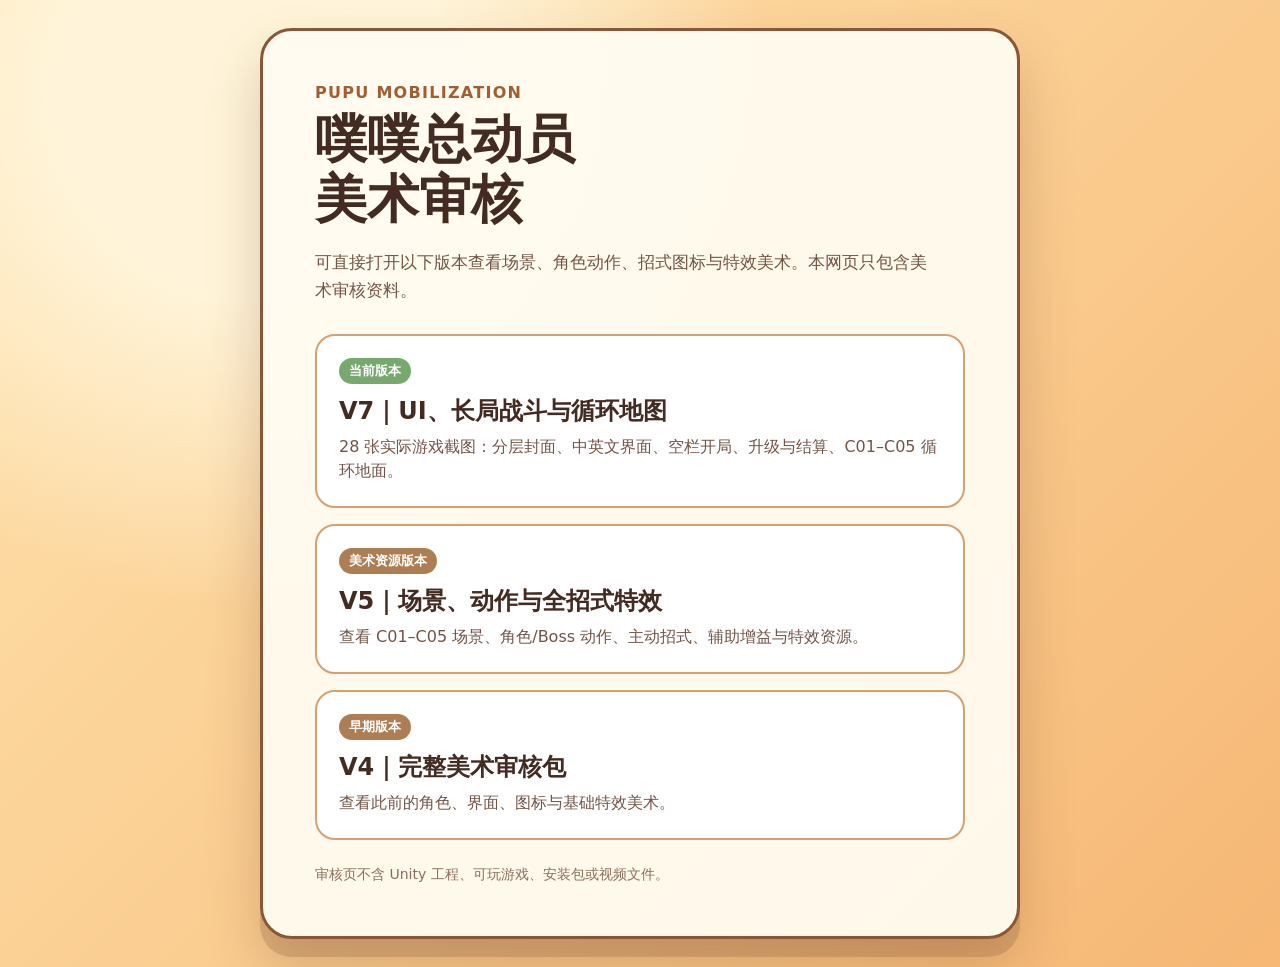
<file: index.html>
<!doctype html>
<html lang="zh-Hans">
<head>
  <meta charset="utf-8">
  <meta name="viewport" content="width=device-width, initial-scale=1">
  <title>噗噗总动员｜美术审核</title>
  <style>
    :root { color-scheme: light; font-family: "Microsoft YaHei", system-ui, sans-serif; }
    * { box-sizing: border-box; }
    body { min-height: 100vh; margin: 0; display: grid; place-items: center; padding: 28px 18px; color: #442b22; background: radial-gradient(circle at 20% 10%, #fff4d9 0 15%, transparent 38%), linear-gradient(135deg, #ffe4af, #f6b774); }
    main { width: min(760px, 100%); padding: clamp(28px, 6vw, 52px); border: 3px solid #8a5637; border-radius: 32px; background: rgba(255, 252, 242, .94); box-shadow: 0 18px 0 rgba(103, 58, 35, .18), 0 28px 54px rgba(103, 58, 35, .24); }
    .eyebrow { margin: 0 0 8px; color: #a35d30; font-weight: 800; letter-spacing: .08em; }
    h1 { margin: 0; font-size: clamp(32px, 6vw, 52px); line-height: 1.15; }
    .intro { max-width: 36em; margin: 18px 0 30px; color: #745444; font-size: 17px; line-height: 1.65; }
    .cards { display: grid; gap: 16px; }
    a.card { display: block; padding: 22px; border: 2px solid #d6a172; border-radius: 20px; color: inherit; text-decoration: none; background: #fff; transition: transform .15s ease, box-shadow .15s ease; }
    a.card:hover, a.card:focus-visible { transform: translateY(-3px); box-shadow: 0 8px 0 #e7bf8c; outline: 3px solid #6ea66b; outline-offset: 3px; }
    .tag { display: inline-block; padding: 4px 10px; border-radius: 999px; color: #fff; background: #77a96f; font-size: 13px; font-weight: 800; }
    .tag.old { background: #ad7e53; }
    h2 { margin: 11px 0 8px; font-size: 24px; }
    .card p { margin: 0; color: #725447; line-height: 1.55; }
    footer { margin-top: 26px; color: #8c6d5b; font-size: 14px; }
  </style>
</head>
<body>
  <main>
    <p class="eyebrow">PUPU MOBILIZATION</p>
    <h1>噗噗总动员<br>美术审核</h1>
    <p class="intro">可直接打开以下版本查看场景、角色动作、招式图标与特效美术。本网页只包含美术审核资料。</p>
    <section class="cards" aria-label="审核版本">
      <a class="card" href="v7/">
        <span class="tag">当前版本</span>
        <h2>V7｜UI、长局战斗与循环地图</h2>
        <p>28 张实际游戏截图：分层封面、中英文界面、空栏开局、升级与结算、C01–C05 循环地面。</p>
      </a>
      <a class="card" href="v5/打开美术审核.html">
        <span class="tag old">美术资源版本</span>
        <h2>V5｜场景、动作与全招式特效</h2>
        <p>查看 C01–C05 场景、角色/Boss 动作、主动招式、辅助增益与特效资源。</p>
      </a>
      <a class="card" href="v4/打开美术审核.html">
        <span class="tag old">早期版本</span>
        <h2>V4｜完整美术审核包</h2>
        <p>查看此前的角色、界面、图标与基础特效美术。</p>
      </a>
    </section>
    <footer>审核页不含 Unity 工程、可玩游戏、安装包或视频文件。</footer>
  </main>
</body>
</html>
</file>
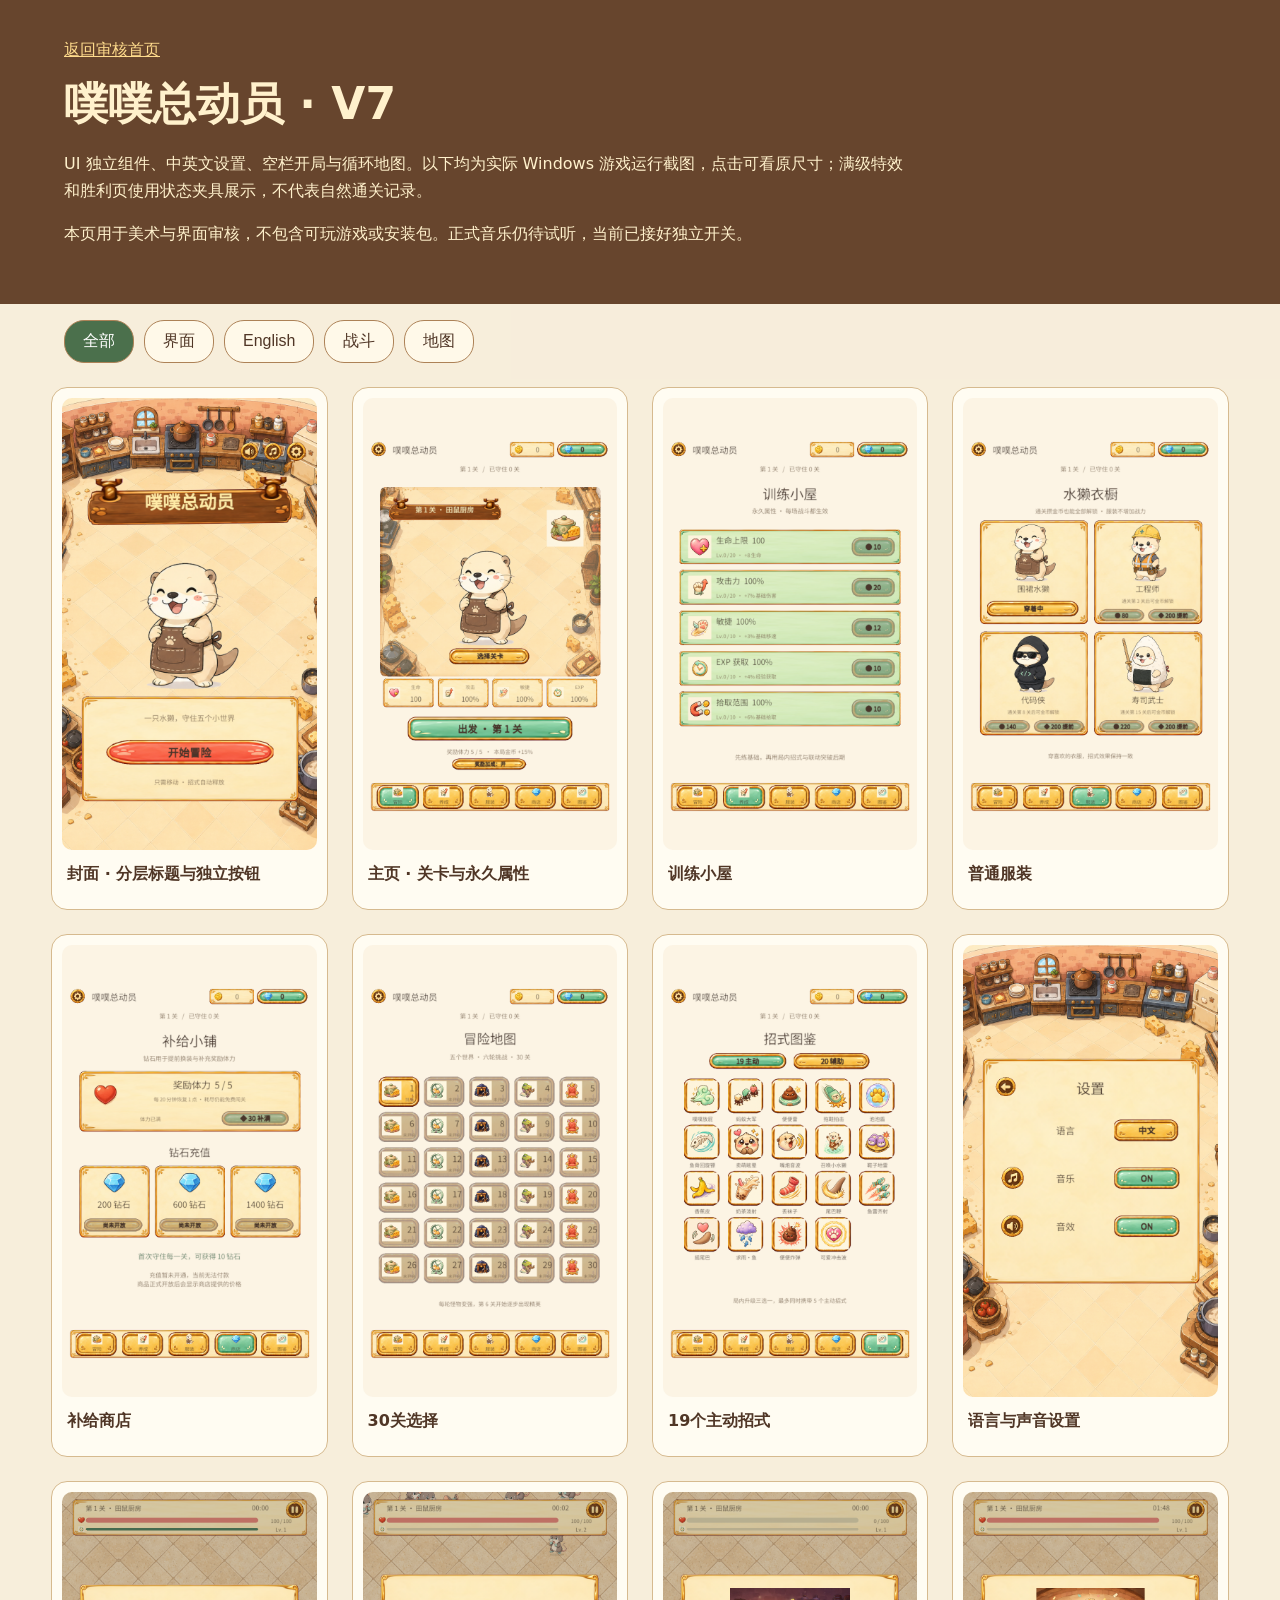
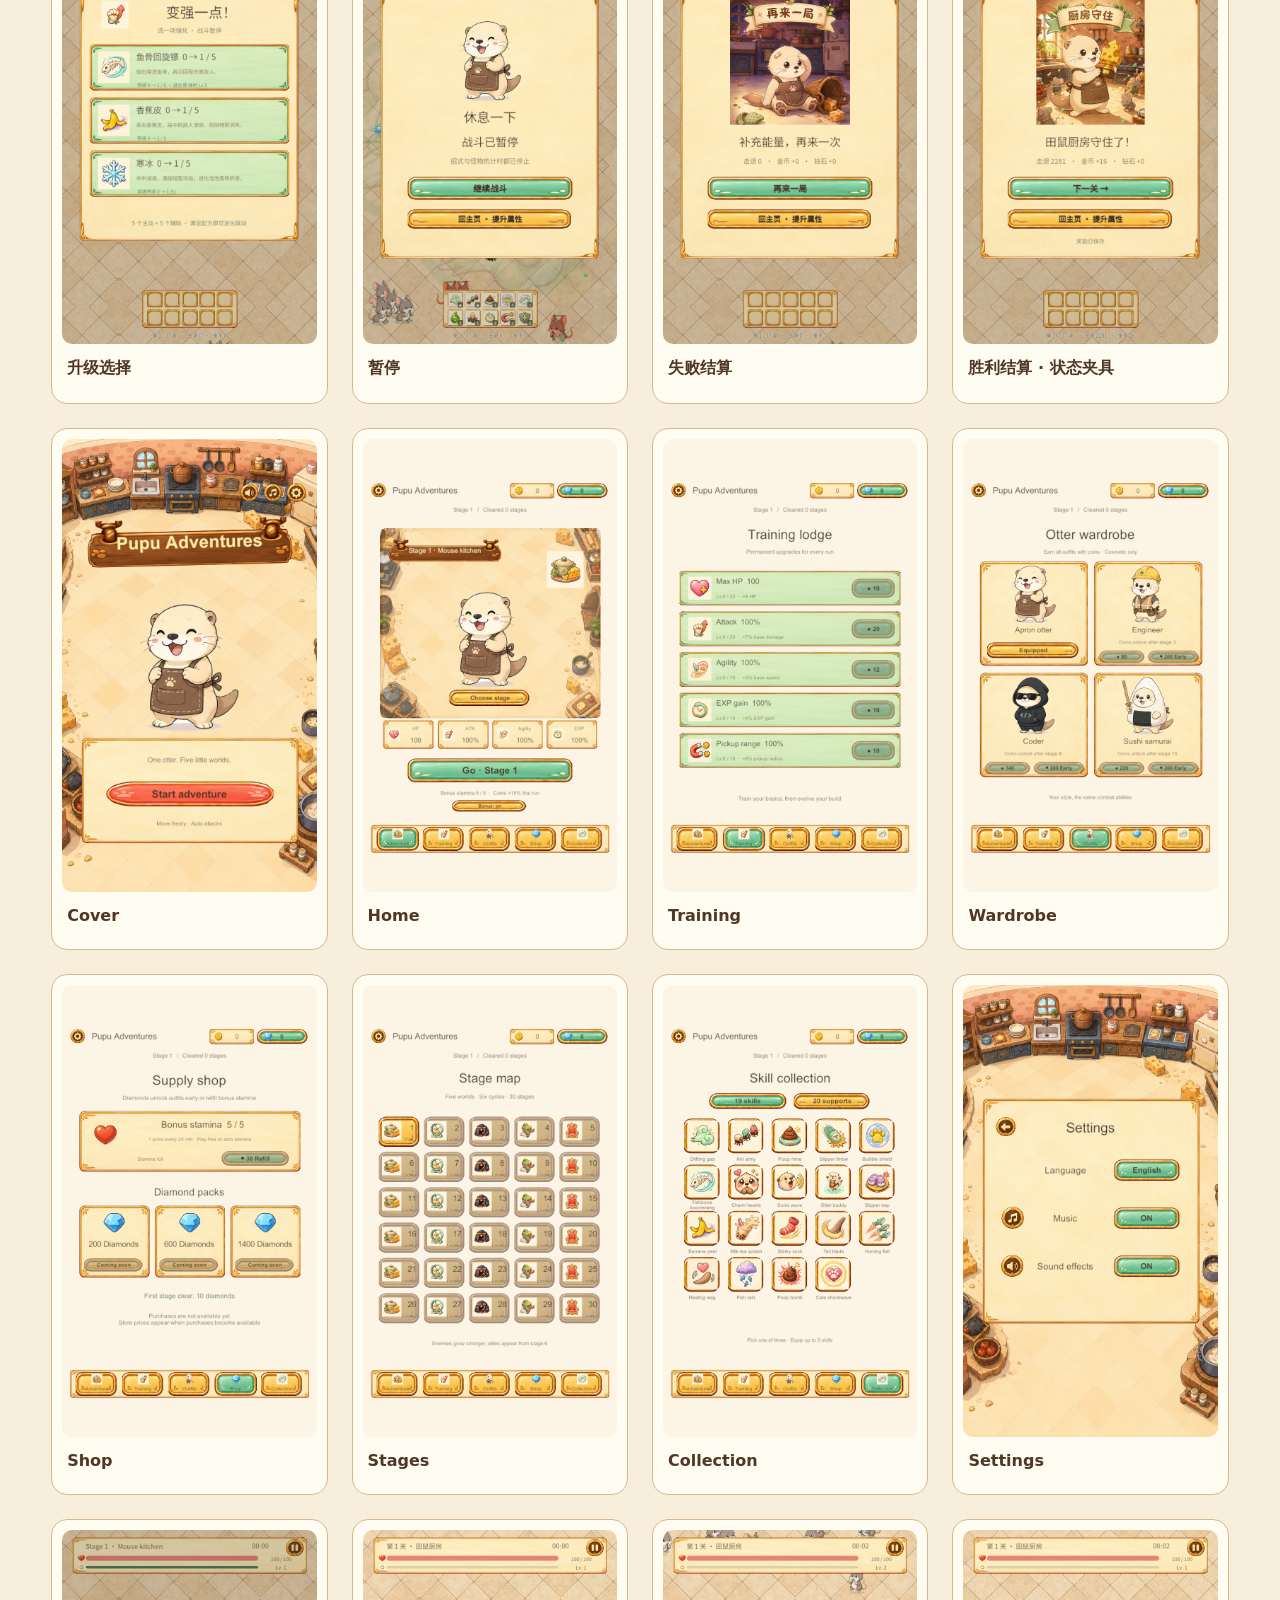
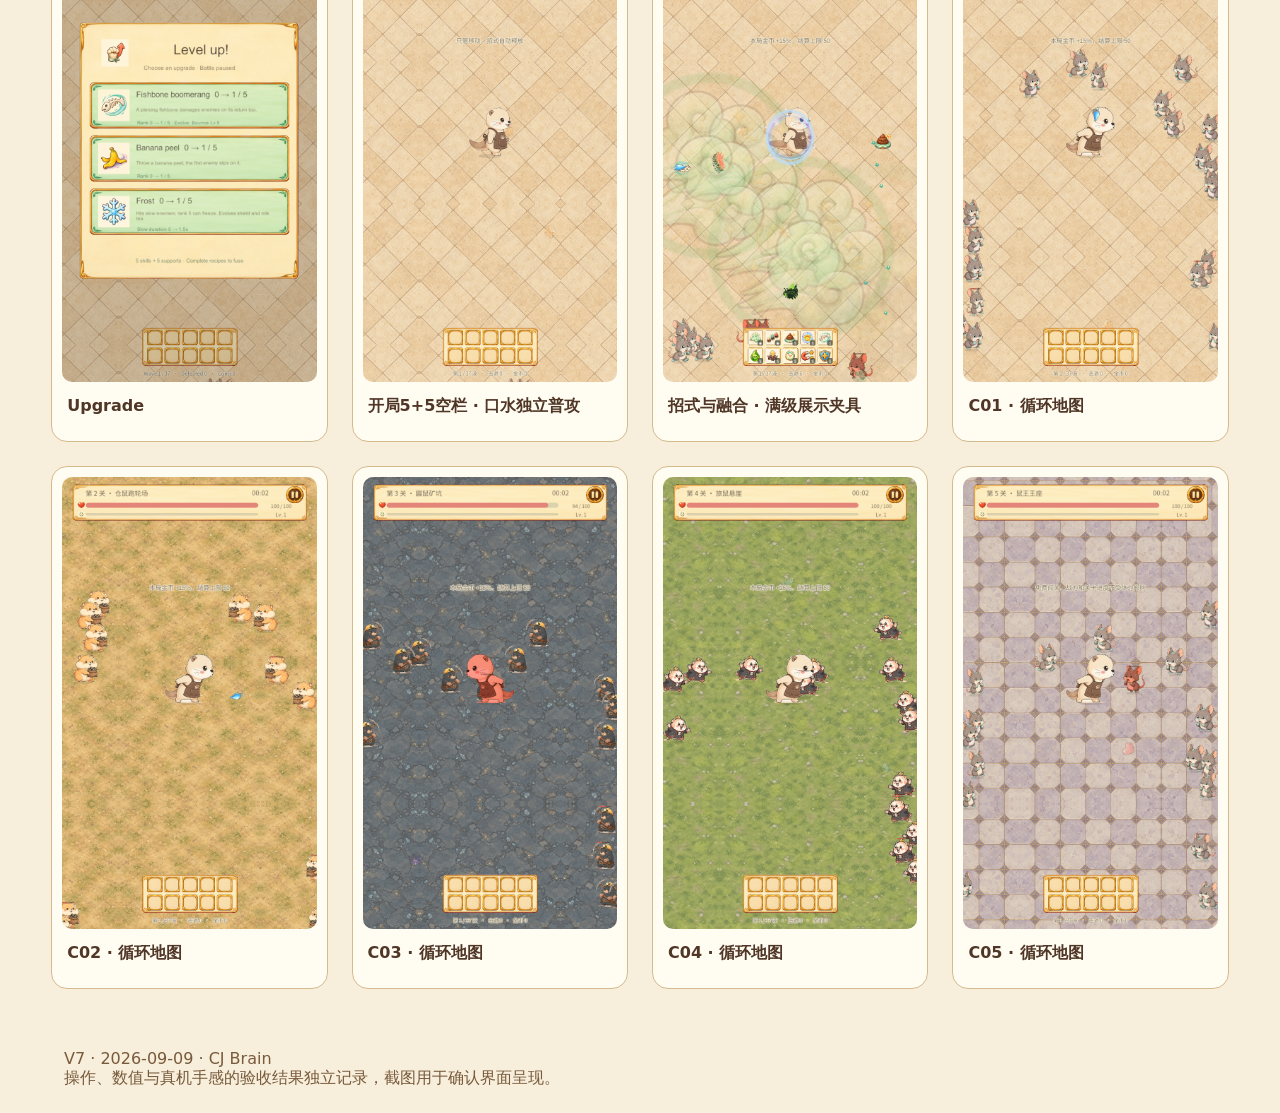
<file: v7/index.html>
<!doctype html><html lang="zh-Hans"><meta charset="utf-8"><meta name="viewport" content="width=device-width,initial-scale=1"><title>噗噗总动员 V7 · UI与战斗审核</title><style>
*{box-sizing:border-box}body{margin:0;background:#f7eedb;color:#503626;font-family:system-ui,'Microsoft YaHei',sans-serif}header{padding:40px max(20px,5vw);background:#67452d;color:#fff1cc}header a{color:#ffdc8d}h1{font-size:clamp(26px,5vw,44px);margin:14px 0}p{line-height:1.7;max-width:850px}nav{display:flex;gap:10px;flex-wrap:wrap;position:sticky;top:0;background:#f7eedbf5;padding:16px 5vw;z-index:1}button{border:1px solid #ad8257;background:#fff9e9;padding:10px 18px;border-radius:20px;color:#503626;cursor:pointer;font-size:16px}button[aria-pressed=true]{background:#4b704c;color:white}main{padding:8px 4vw 36px;display:grid;grid-template-columns:repeat(auto-fit,minmax(260px,1fr));gap:24px}figure{margin:0;background:#fffcf2;padding:10px;border:1px solid #d6ba8f;border-radius:16px;overflow:hidden}img{width:100%;height:auto;display:block;border-radius:10px}figcaption{padding:14px 5px;font-weight:600}figure[hidden]{display:none}footer{padding:24px 5vw;color:#785a3c}
</style><header><a href="../">返回审核首页</a><h1>噗噗总动员 · V7</h1><p>UI 独立组件、中英文设置、空栏开局与循环地图。以下均为实际 Windows 游戏运行截图，点击可看原尺寸；满级特效和胜利页使用状态夹具展示，不代表自然通关记录。</p><p>本页用于美术与界面审核，不包含可玩游戏或安装包。正式音乐仍待试听，当前已接好独立开关。</p></header><nav aria-label="分类"><button data-filter="全部" aria-pressed="true">全部</button><button data-filter="界面" aria-pressed="false">界面</button><button data-filter="English" aria-pressed="false">English</button><button data-filter="战斗" aria-pressed="false">战斗</button><button data-filter="地图" aria-pressed="false">地图</button></nav><main><figure data-group="界面"><a href="images/01-cover-zh.png" target="_blank" rel="noopener"><img loading="lazy" src="images/01-cover-zh.png" alt="封面 · 分层标题与独立按钮"></a><figcaption>封面 · 分层标题与独立按钮</figcaption></figure><figure data-group="界面"><a href="images/zh-Home.png" target="_blank" rel="noopener"><img loading="lazy" src="images/zh-Home.png" alt="主页 · 关卡与永久属性"></a><figcaption>主页 · 关卡与永久属性</figcaption></figure><figure data-group="界面"><a href="images/zh-Training.png" target="_blank" rel="noopener"><img loading="lazy" src="images/zh-Training.png" alt="训练小屋"></a><figcaption>训练小屋</figcaption></figure><figure data-group="界面"><a href="images/zh-Wardrobe.png" target="_blank" rel="noopener"><img loading="lazy" src="images/zh-Wardrobe.png" alt="普通服装"></a><figcaption>普通服装</figcaption></figure><figure data-group="界面"><a href="images/zh-Shop.png" target="_blank" rel="noopener"><img loading="lazy" src="images/zh-Shop.png" alt="补给商店"></a><figcaption>补给商店</figcaption></figure><figure data-group="界面"><a href="images/zh-Stages.png" target="_blank" rel="noopener"><img loading="lazy" src="images/zh-Stages.png" alt="30关选择"></a><figcaption>30关选择</figcaption></figure><figure data-group="界面"><a href="images/zh-Collection.png" target="_blank" rel="noopener"><img loading="lazy" src="images/zh-Collection.png" alt="19个主动招式"></a><figcaption>19个主动招式</figcaption></figure><figure data-group="界面"><a href="images/zh-Settings.png" target="_blank" rel="noopener"><img loading="lazy" src="images/zh-Settings.png" alt="语言与声音设置"></a><figcaption>语言与声音设置</figcaption></figure><figure data-group="界面"><a href="images/upgrade-zh.png" target="_blank" rel="noopener"><img loading="lazy" src="images/upgrade-zh.png" alt="升级选择"></a><figcaption>升级选择</figcaption></figure><figure data-group="界面"><a href="images/pause-zh.png" target="_blank" rel="noopener"><img loading="lazy" src="images/pause-zh.png" alt="暂停"></a><figcaption>暂停</figcaption></figure><figure data-group="界面"><a href="images/defeat-zh.png" target="_blank" rel="noopener"><img loading="lazy" src="images/defeat-zh.png" alt="失败结算"></a><figcaption>失败结算</figcaption></figure><figure data-group="界面"><a href="images/victory-fixture-zh.png" target="_blank" rel="noopener"><img loading="lazy" src="images/victory-fixture-zh.png" alt="胜利结算 · 状态夹具"></a><figcaption>胜利结算 · 状态夹具</figcaption></figure><figure data-group="English"><a href="images/en-Cover.png" target="_blank" rel="noopener"><img loading="lazy" src="images/en-Cover.png" alt="Cover"></a><figcaption>Cover</figcaption></figure><figure data-group="English"><a href="images/en-Home.png" target="_blank" rel="noopener"><img loading="lazy" src="images/en-Home.png" alt="Home"></a><figcaption>Home</figcaption></figure><figure data-group="English"><a href="images/en-Training.png" target="_blank" rel="noopener"><img loading="lazy" src="images/en-Training.png" alt="Training"></a><figcaption>Training</figcaption></figure><figure data-group="English"><a href="images/en-Wardrobe.png" target="_blank" rel="noopener"><img loading="lazy" src="images/en-Wardrobe.png" alt="Wardrobe"></a><figcaption>Wardrobe</figcaption></figure><figure data-group="English"><a href="images/en-Shop.png" target="_blank" rel="noopener"><img loading="lazy" src="images/en-Shop.png" alt="Shop"></a><figcaption>Shop</figcaption></figure><figure data-group="English"><a href="images/en-Stages.png" target="_blank" rel="noopener"><img loading="lazy" src="images/en-Stages.png" alt="Stages"></a><figcaption>Stages</figcaption></figure><figure data-group="English"><a href="images/en-Collection.png" target="_blank" rel="noopener"><img loading="lazy" src="images/en-Collection.png" alt="Collection"></a><figcaption>Collection</figcaption></figure><figure data-group="English"><a href="images/en-Settings.png" target="_blank" rel="noopener"><img loading="lazy" src="images/en-Settings.png" alt="Settings"></a><figcaption>Settings</figcaption></figure><figure data-group="English"><a href="images/upgrade-en.png" target="_blank" rel="noopener"><img loading="lazy" src="images/upgrade-en.png" alt="Upgrade"></a><figcaption>Upgrade</figcaption></figure><figure data-group="战斗"><a href="images/battle-empty.png" target="_blank" rel="noopener"><img loading="lazy" src="images/battle-empty.png" alt="开局5+5空栏 · 口水独立普攻"></a><figcaption>开局5+5空栏 · 口水独立普攻</figcaption></figure><figure data-group="战斗"><a href="images/battle-effects-fixture.png" target="_blank" rel="noopener"><img loading="lazy" src="images/battle-effects-fixture.png" alt="招式与融合 · 满级展示夹具"></a><figcaption>招式与融合 · 满级展示夹具</figcaption></figure><figure data-group="地图"><a href="images/world-C01.png" target="_blank" rel="noopener"><img loading="lazy" src="images/world-C01.png" alt="C01 · 循环地图"></a><figcaption>C01 · 循环地图</figcaption></figure><figure data-group="地图"><a href="images/world-C02.png" target="_blank" rel="noopener"><img loading="lazy" src="images/world-C02.png" alt="C02 · 循环地图"></a><figcaption>C02 · 循环地图</figcaption></figure><figure data-group="地图"><a href="images/world-C03.png" target="_blank" rel="noopener"><img loading="lazy" src="images/world-C03.png" alt="C03 · 循环地图"></a><figcaption>C03 · 循环地图</figcaption></figure><figure data-group="地图"><a href="images/world-C04.png" target="_blank" rel="noopener"><img loading="lazy" src="images/world-C04.png" alt="C04 · 循环地图"></a><figcaption>C04 · 循环地图</figcaption></figure><figure data-group="地图"><a href="images/world-C05.png" target="_blank" rel="noopener"><img loading="lazy" src="images/world-C05.png" alt="C05 · 循环地图"></a><figcaption>C05 · 循环地图</figcaption></figure></main><footer>V7 · 2026-09-09 · CJ Brain<br>操作、数值与真机手感的验收结果独立记录，截图用于确认界面呈现。</footer><script>for(const b of document.querySelectorAll('button'))b.onclick=()=>{for(const x of document.querySelectorAll('button'))x.setAttribute('aria-pressed',x===b);for(const f of document.querySelectorAll('figure'))f.hidden=b.dataset.filter!=='全部'&&f.dataset.group!==b.dataset.filter;};</script></html>
</file>
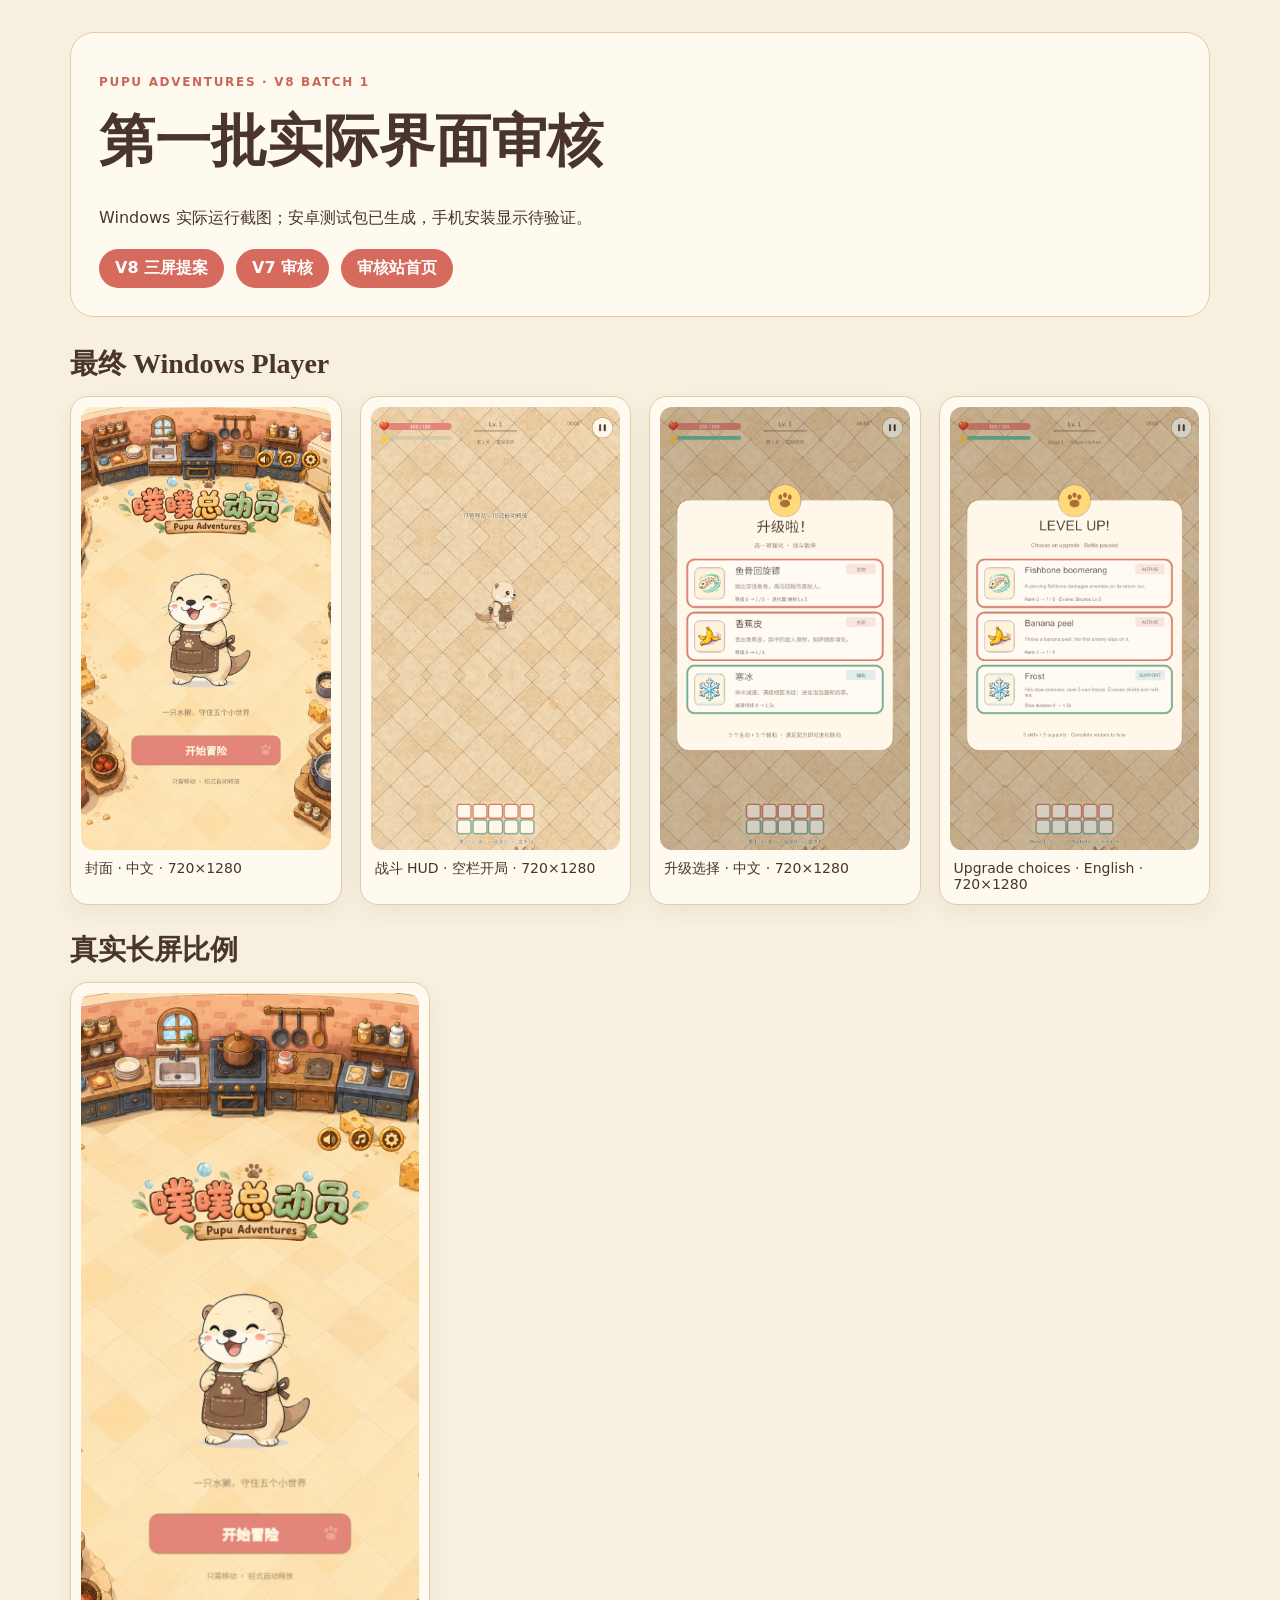
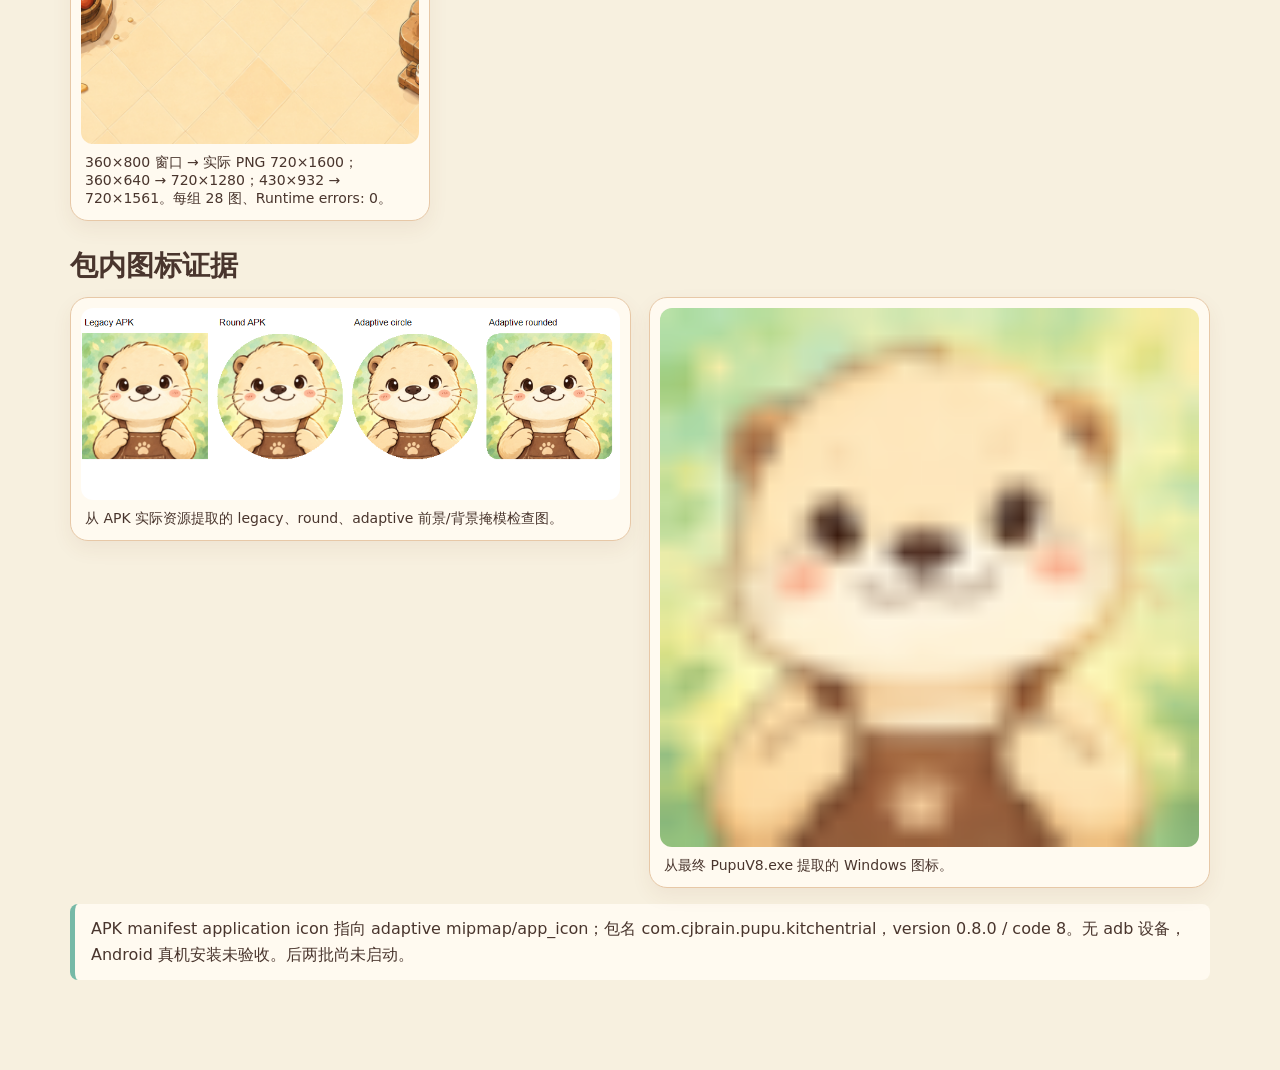
<file: v8-batch1/index.html>
<!doctype html><html lang="zh-CN"><head><meta charset="utf-8"><meta name="viewport" content="width=device-width,initial-scale=1"><title>Pupu V8 第一批实际界面审核</title><link rel="stylesheet" href="style.css"></head><body><main><header><p class="eyebrow">PUPU ADVENTURES · V8 BATCH 1</p><h1>第一批实际界面审核</h1><p>Windows 实际运行截图；安卓测试包已生成，手机安装显示待验证。</p><nav><a href="../v8-preview/">V8 三屏提案</a><a href="../v7/">V7 审核</a><a href="../">审核站首页</a></nav></header><section><h2>最终 Windows Player</h2><div class="grid"><figure><img src="assets/01-cover-zh.png"><figcaption>封面 · 中文 · 720×1280</figcaption></figure><figure><img src="assets/battle-empty.png"><figcaption>战斗 HUD · 空栏开局 · 720×1280</figcaption></figure><figure><img src="assets/upgrade-zh.png"><figcaption>升级选择 · 中文 · 720×1280</figcaption></figure><figure><img src="assets/upgrade-en.png"><figcaption>Upgrade choices · English · 720×1280</figcaption></figure></div></section><section><h2>真实长屏比例</h2><figure class="wide"><img src="assets/long-cover-720x1600.png"><figcaption>360×800 窗口 → 实际 PNG 720×1600；360×640 → 720×1280；430×932 → 720×1561。每组 28 图、Runtime errors: 0。</figcaption></figure></section><section><h2>包内图标证据</h2><div class="grid icons"><figure><img src="assets/apk-icon-masks.png?v=ddf0439"><figcaption>从 APK 实际资源提取的 legacy、round、adaptive 前景/背景掩模检查图。</figcaption></figure><figure><img src="assets/exe-icon.png"><figcaption>从最终 PupuV8.exe 提取的 Windows 图标。</figcaption></figure></div><p class="note">APK manifest application icon 指向 adaptive mipmap/app_icon；包名 com.cjbrain.pupu.kitchentrial，version 0.8.0 / code 8。无 adb 设备，Android 真机安装未验收。后两批尚未启动。</p></section></main></body></html>
</file>
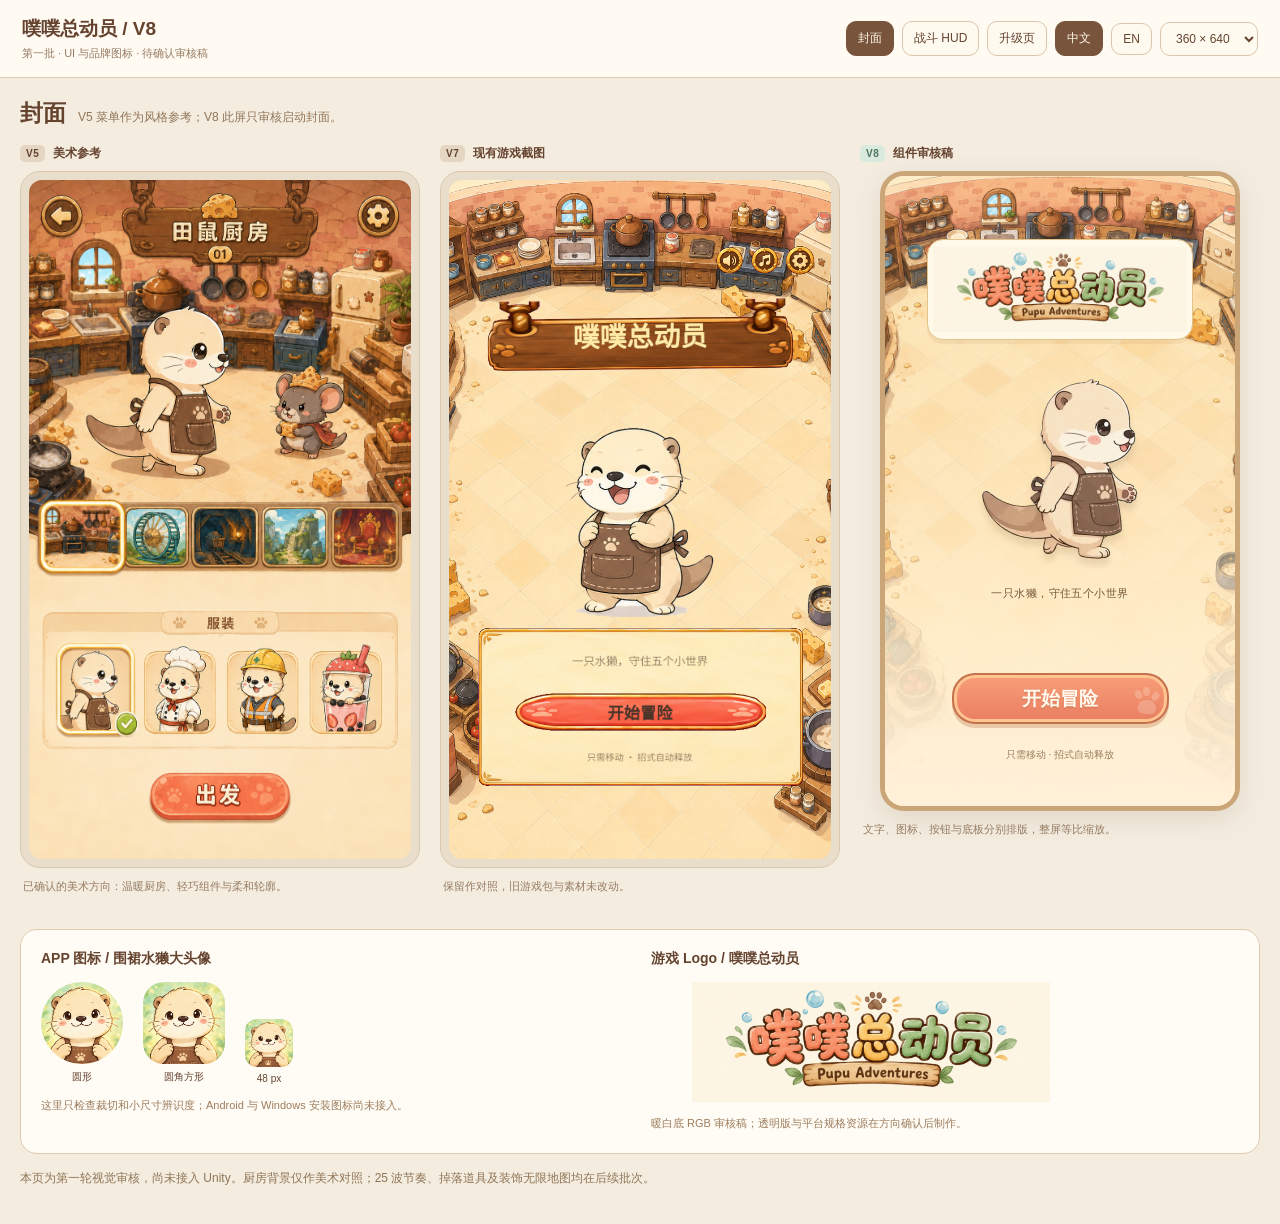
<file: v8-preview/index.html>
<!doctype html>
<html lang="zh-CN"><head><meta charset="utf-8"><meta name="viewport" content="width=device-width, initial-scale=1"><title>噗噗总动员 · V8 第一批视觉审核</title><link rel="stylesheet" href="override.css?v=4"></head>
<body><header class="toolbar"><div class="brand"><strong>噗噗总动员 / V8</strong><small data-zh="第一批 · UI 与品牌图标 · 待确认审核稿" data-en="Batch 1 · UI & identity · Review draft">第一批 · UI 与品牌图标 · 待确认审核稿</small></div><button data-view="cover" aria-pressed="true" data-zh="封面" data-en="Cover">封面</button><button data-view="battle" aria-pressed="false" data-zh="战斗 HUD" data-en="Battle HUD">战斗 HUD</button><button data-view="upgrade" aria-pressed="false" data-zh="升级页" data-en="Upgrade">升级页</button><button data-lang="zh" aria-pressed="true">中文</button><button data-lang="en" aria-pressed="false">EN</button><select id="ratio" aria-label="手机画面尺寸"><option value="360x640">360 × 640</option><option value="360x800">360 × 800</option><option value="430x932">430 × 932</option></select></header>
<main class="wrap"><div class="intro"><h1 id="screen-title">封面</h1><p id="screen-note"></p></div><div class="compare"><div class="col"><p class="label"><b>V5</b><span data-zh="美术参考" data-en="Art reference">美术参考</span></p><div class="ref"><img id="ref0" src="assets/v5-ui-cover.jpg" alt="V5 参考图，完整显示"></div><p class="ref-note" data-zh="已确认的美术方向：温暖厨房、轻巧组件与柔和轮廓。" data-en="Approved direction: warm kitchen, compact UI and soft outlines.">已确认的美术方向：温暖厨房、轻巧组件与柔和轮廓。</p></div><div class="col"><p class="label"><b>V7</b><span data-zh="现有游戏截图" data-en="Current game capture">现有游戏截图</span></p><div class="ref"><img id="ref1" src="assets/v7-cover.png" alt="V7 实际游戏截图"></div><p class="ref-note" data-zh="保留作对照，旧游戏包与素材未改动。" data-en="Kept for comparison. Existing builds and art remain intact.">保留作对照，旧游戏包与素材未改动。</p></div><div class="col"><p class="label"><b>V8</b><span data-zh="组件审核稿" data-en="Component proposal">组件审核稿</span></p><div class="device-shell">
<div class="phone" data-screen="cover"><div class="scene-bg"></div><div class="logo-panel"><img src="assets/game-logo.png" alt="噗噗总动员 Pupu Adventures Logo"></div><img class="hero cover-hero" src="assets/pupu.png" alt="围裙水獭主角"><p class="caption" data-zh="一只水獭，守住五个小世界" data-en="One little otter. Five big adventures.">一只水獭，守住五个小世界</p><button class="start-button"><span data-zh="开始冒险" data-en="PLAY">开始冒险</span><span class="paw" aria-hidden="true"></span></button><div class="cover-foot" data-zh="只需移动 · 招式自动释放" data-en="Move to explore · Skills fire automatically">只需移动 · 招式自动释放</div></div>
<div class="phone hidden" data-screen="battle"><div class="scene-bg"></div><img class="hero battle-hero" src="assets/pupu.png" alt="战斗主角"><img class="enemy e1" src="assets/mouse-0.png" alt="老鼠"><img class="enemy e2" src="assets/mouse-0.png" alt="老鼠"><img class="enemy e3" src="assets/mouse-0.png" alt="老鼠"><div class="hud"><div class="meters"><div class="meter-row"><img class="meter-symbol" src="assets/heart.png" alt="生命"><div class="meter-track"><div class="fill"></div><strong>100 / 100</strong></div></div><div class="meter-row xp"><span class="meter-symbol star" aria-label="经验">★</span><div class="meter-track"><div class="fill"></div></div></div></div><div class="level">Lv. 1</div><button class="pause" aria-label="暂停按钮样式预览"><i></i><i></i></button><div class="wave" data-zh="第 1 波 / 37" data-en="WAVE 1 / 37">第 1 波 / 37</div><div class="dock" aria-label="五个主动与五个辅助空槽"></div><div class="dock-note" data-zh="主动 0 / 5　·　辅助 0 / 5" data-en="ACTIVE 0 / 5　·　SUPPORT 0 / 5">主动 0 / 5　·　辅助 0 / 5</div></div></div>
<div class="phone hidden" data-screen="upgrade"><div class="scene-bg"></div><div class="upgrade-shade"></div><div class="upgrade-panel"><div class="medal"><span class="paw" aria-hidden="true"></span></div><h2 data-zh="升级啦！" data-en="LEVEL UP!">升级啦！</h2><p class="upgrade-sub" data-zh="选择一项升级，继续冒险" data-en="Pick an upgrade. Keep the adventure going.">选择一项升级，继续冒险</p><div class="cards">
<button class="card active" aria-pressed="false"><span class="icon-frame"><img src="assets/active-a01.png" alt="噗噗放屁图标"></span><span><span class="card-header"><h3 data-zh="噗噗放屁" data-en="Pupu Puff">噗噗放屁</h3><span class="type" data-zh="主动" data-en="ACTIVE">主动</span></span><p data-zh="毒云追向敌人，蚂蚁经过后携毒。" data-en="Gas seeks enemies; ants carry its poison.">毒云追向敌人，蚂蚁经过后携毒。</p><small>Lv. 1 → 2 / 5</small></span></button>
<button class="card support" aria-pressed="false"><span class="icon-frame"><img src="assets/support-b01.png" alt="剧毒图标"></span><span><span class="card-header"><h3 data-zh="剧毒" data-en="Venom">剧毒</h3><span class="type" data-zh="辅助" data-en="SUPPORT">辅助</span></span><p data-zh="命中附加持续毒伤。" data-en="Hits apply damage over time.">命中附加持续毒伤。</p><small data-zh="毒伤持续 2 → 3 秒" data-en="Poison duration 2 → 3 sec">毒伤持续 2 → 3 秒</small></span></button>
<button class="card heal" aria-pressed="false"><span class="icon-frame"><img src="assets/heart.png" alt="恢复补给图标"></span><span><span class="card-header"><h3 data-zh="恢复补给" data-en="Heal Up">恢复补给</h3><span class="type" data-zh="治疗" data-en="HEAL">治疗</span></span><p data-zh="恢复 20% 最大生命。" data-en="Restore 20% of maximum HP.">恢复 20% 最大生命。</p><small data-zh="即时恢复 · 不占技能格" data-en="Instant refill · No skill slot">即时恢复 · 不占技能格</small></span></button></div><p class="selection-note" data-zh="点击卡片预览选中样式" data-en="Tap a card to preview selection">点击卡片预览选中样式</p></div><div class="dock" aria-label="五个主动与五个辅助空槽"></div></div>
</div><p class="ref-note" data-zh="文字、图标、按钮与底板分别排版，整屏等比缩放。" data-en="Separate text, icons, buttons and panels. Uniform screen scaling.">文字、图标、按钮与底板分别排版，整屏等比缩放。</p></div></div>
<section class="brand-review"><div><h2 data-zh="APP 图标 / 围裙水獭大头像" data-en="APP icon / Apron otter portrait">APP 图标 / 围裙水獭大头像</h2><div class="icon-previews"><figure><img class="circle" src="assets/app-icon.png" alt="圆形图标预览"><figcaption data-zh="圆形" data-en="Circle">圆形</figcaption></figure><figure><img class="rounded" src="assets/app-icon.png" alt="圆角方形图标预览"><figcaption data-zh="圆角方形" data-en="Rounded square">圆角方形</figcaption></figure><figure><img class="small" src="assets/app-icon.png" alt="48像素图标预览"><figcaption>48 px</figcaption></figure></div><p data-zh="这里只检查裁切和小尺寸辨识度；Android 与 Windows 安装图标尚未接入。" data-en="Mask and small-size preview only. Android and Windows icons are not integrated yet.">这里只检查裁切和小尺寸辨识度；Android 与 Windows 安装图标尚未接入。</p></div><div class="logo-review"><h2 data-zh="游戏 Logo / 噗噗总动员" data-en="Game Logo / Pupu Adventures">游戏 Logo / 噗噗总动员</h2><img src="assets/game-logo.png" alt="噗噗总动员 Pupu Adventures 独立 Logo"><p data-zh="暖白底 RGB 审核稿；透明版与平台规格资源在方向确认后制作。" data-en="Warm ivory RGB review artwork. Transparent and platform assets follow approval.">暖白底 RGB 审核稿；透明版与平台规格资源在方向确认后制作。</p></div></section><div class="scope-note" data-zh="本页为第一轮视觉审核，尚未接入 Unity。厨房背景仅作美术对照；25 波节奏、掉落道具及装饰无限地图均在后续批次。" data-en="First visual checkpoint, not integrated into Unity. Kitchen backdrop is a style reference. Wave pacing, pickups and decorated infinite maps remain in later batches.">本页为第一轮视觉审核，尚未接入 Unity。厨房背景仅作美术对照；25 波节奏、掉落道具及装饰无限地图均在后续批次。</div></main><script src="override.js?v=4"></script></body></html>
</file>
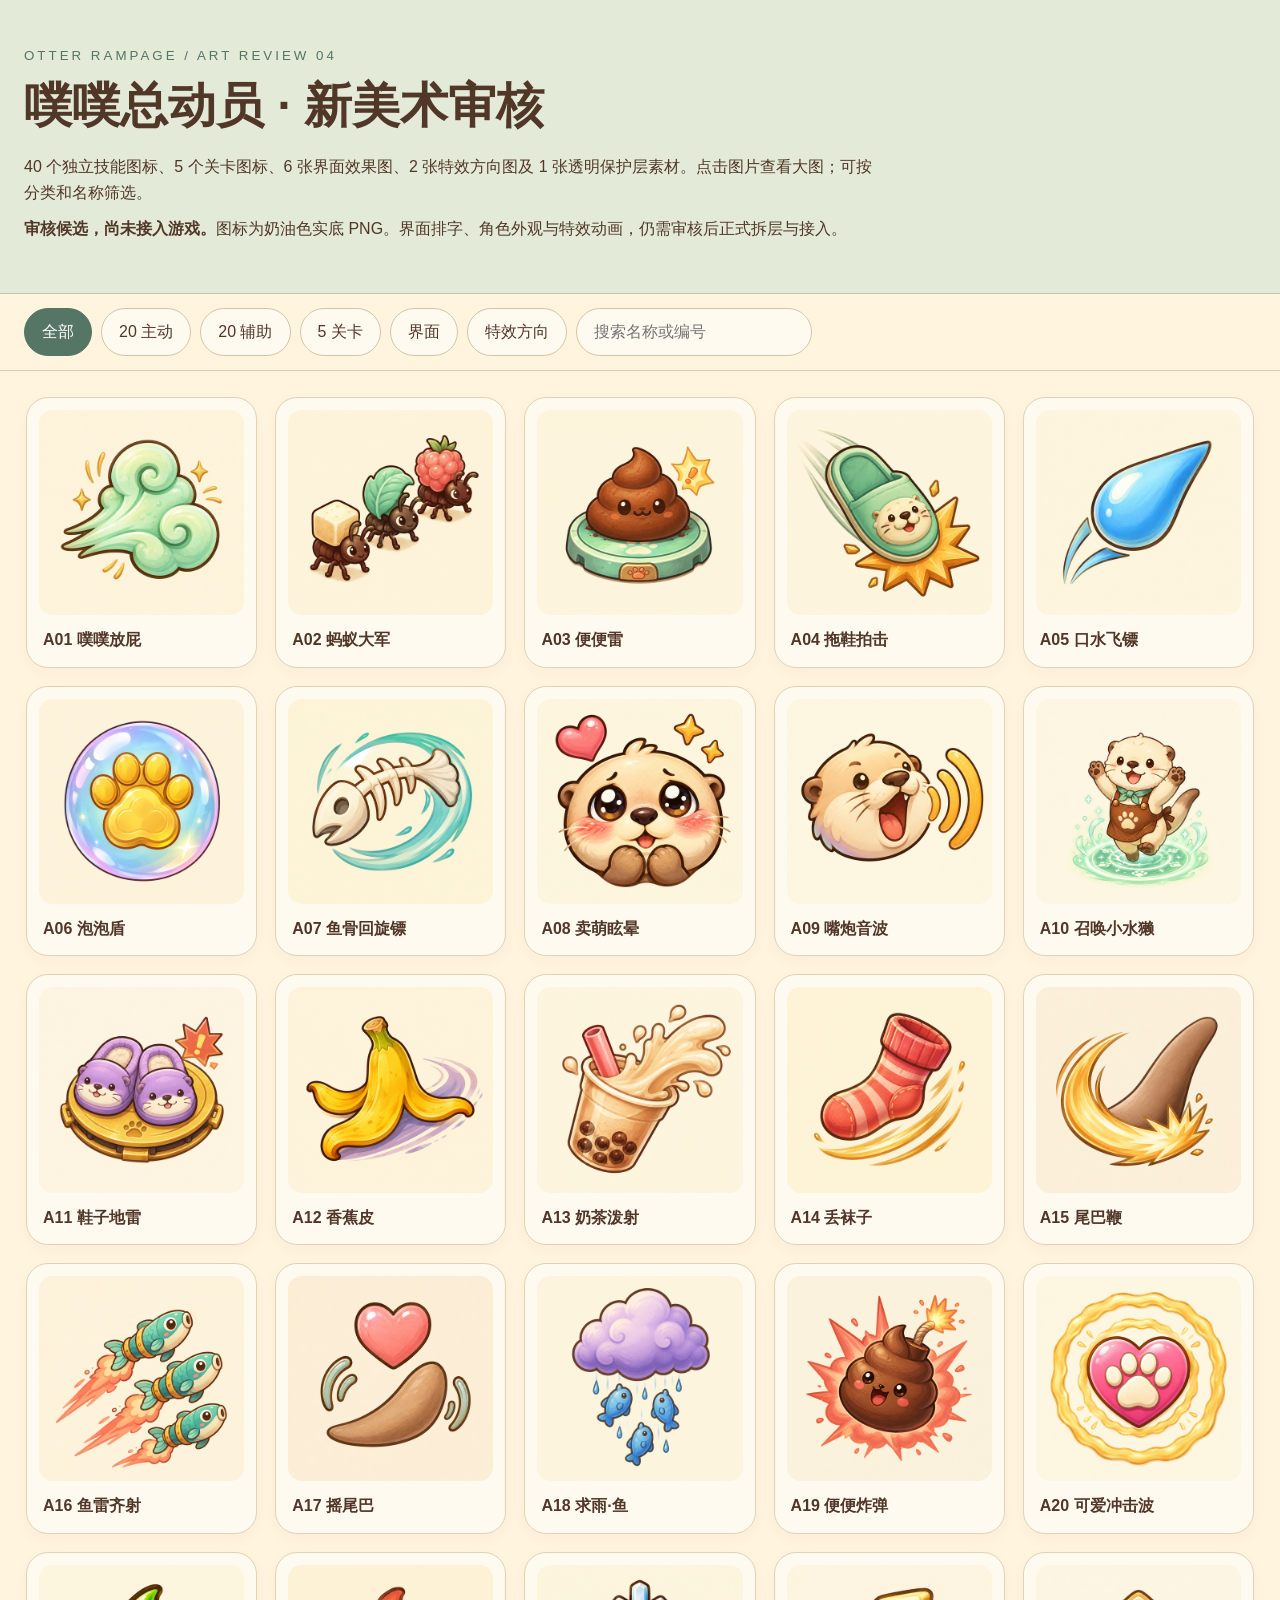
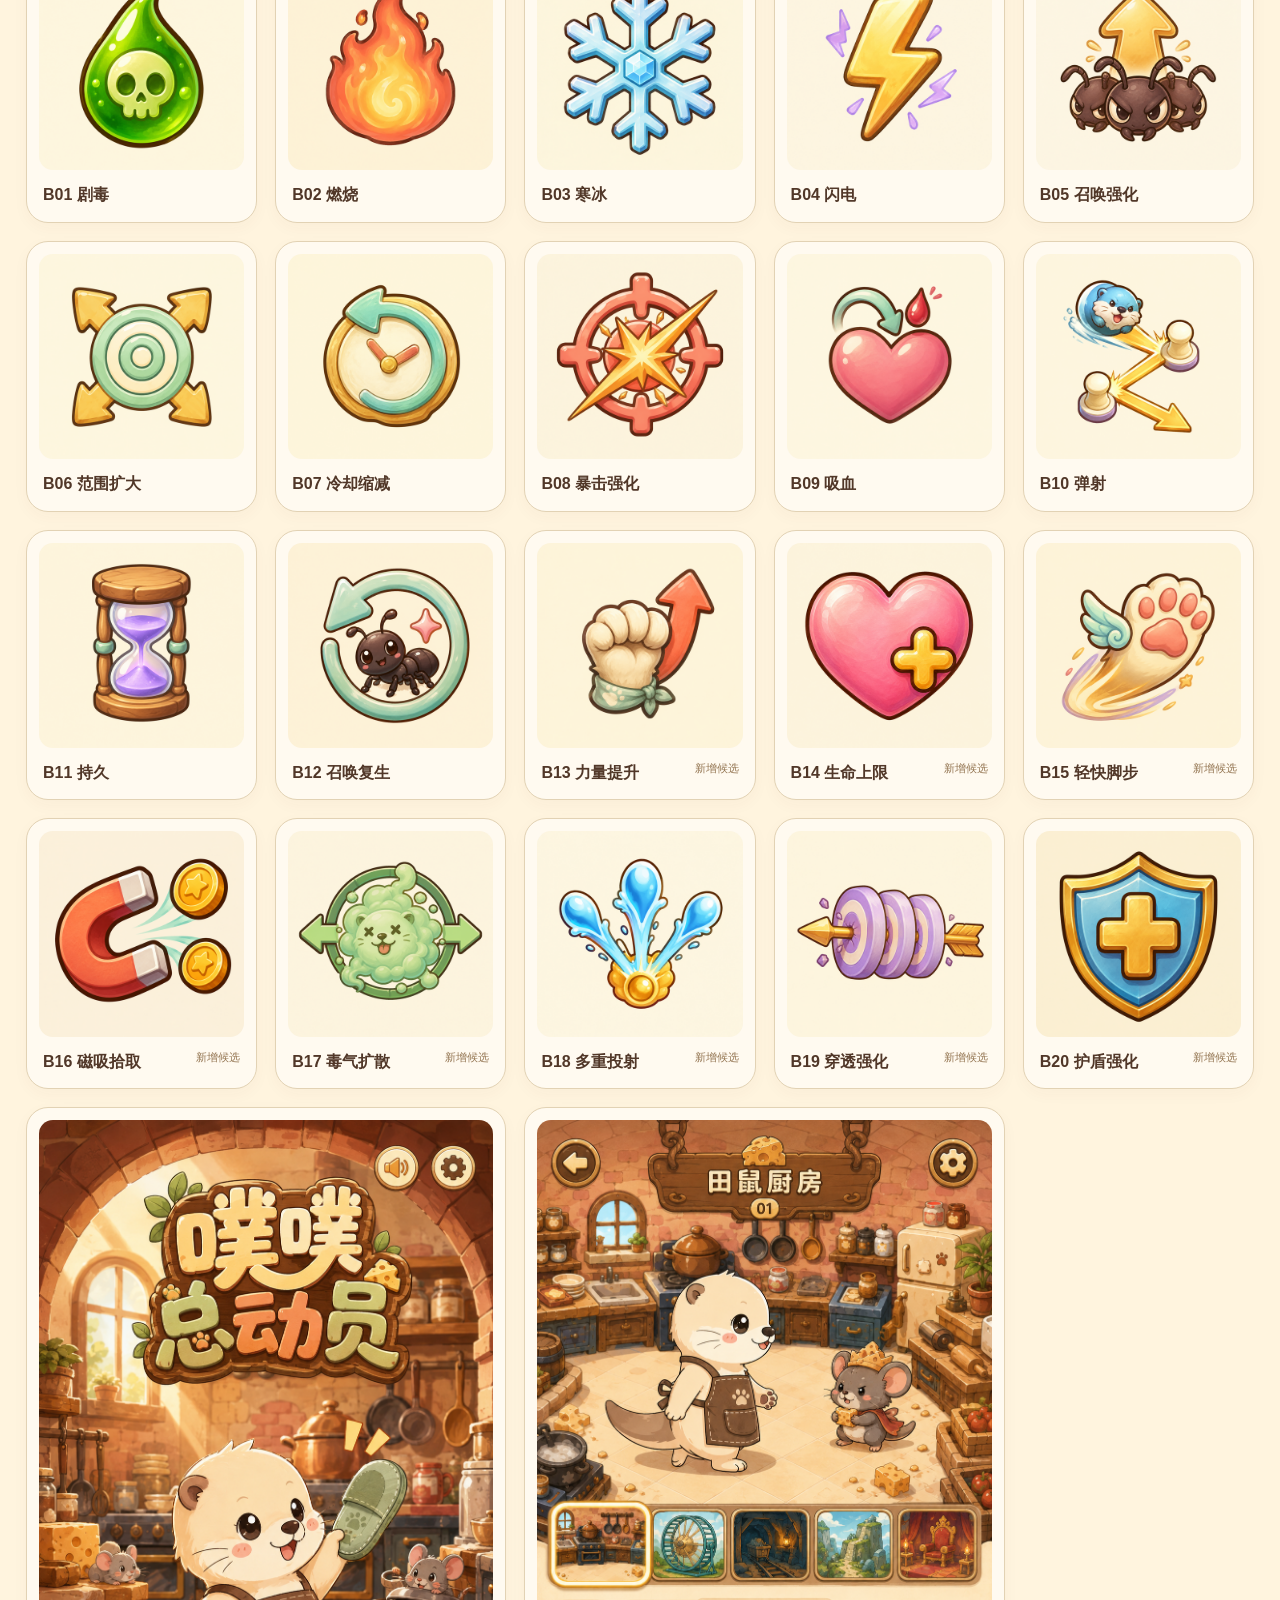
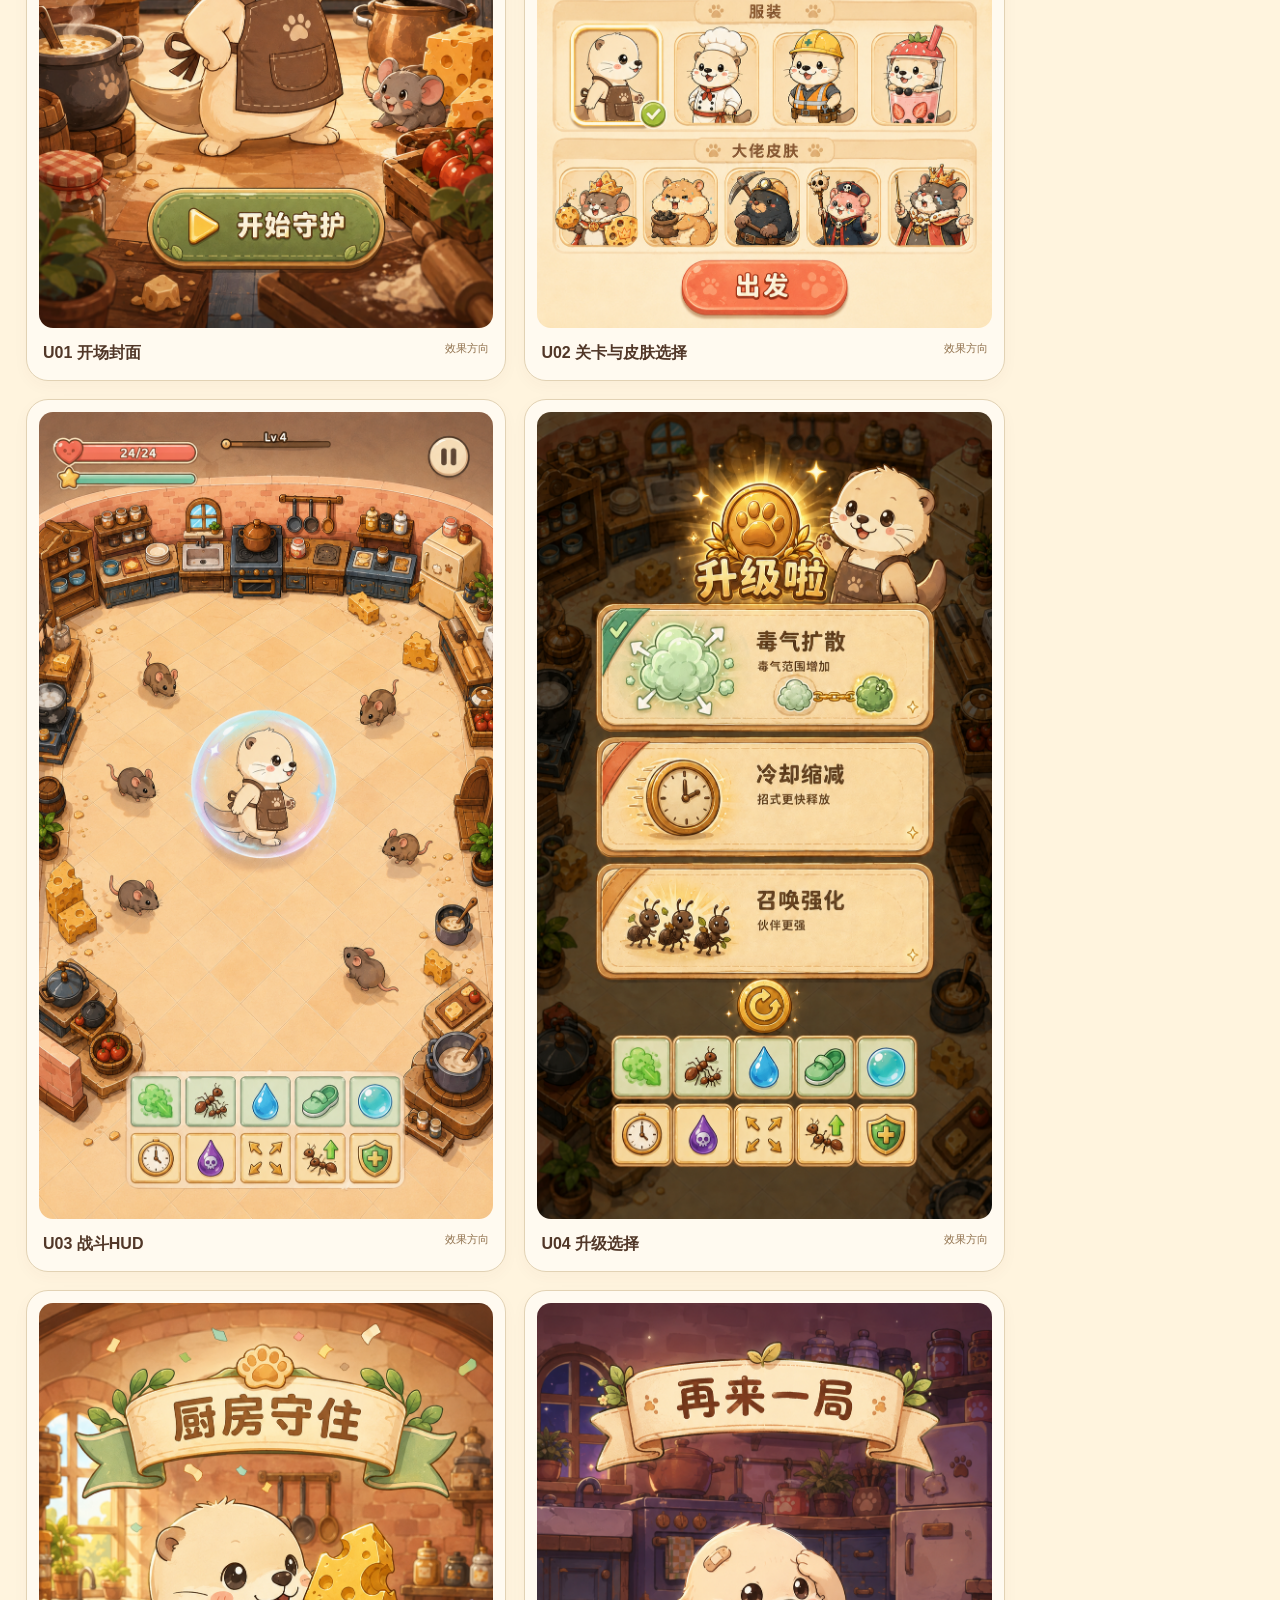
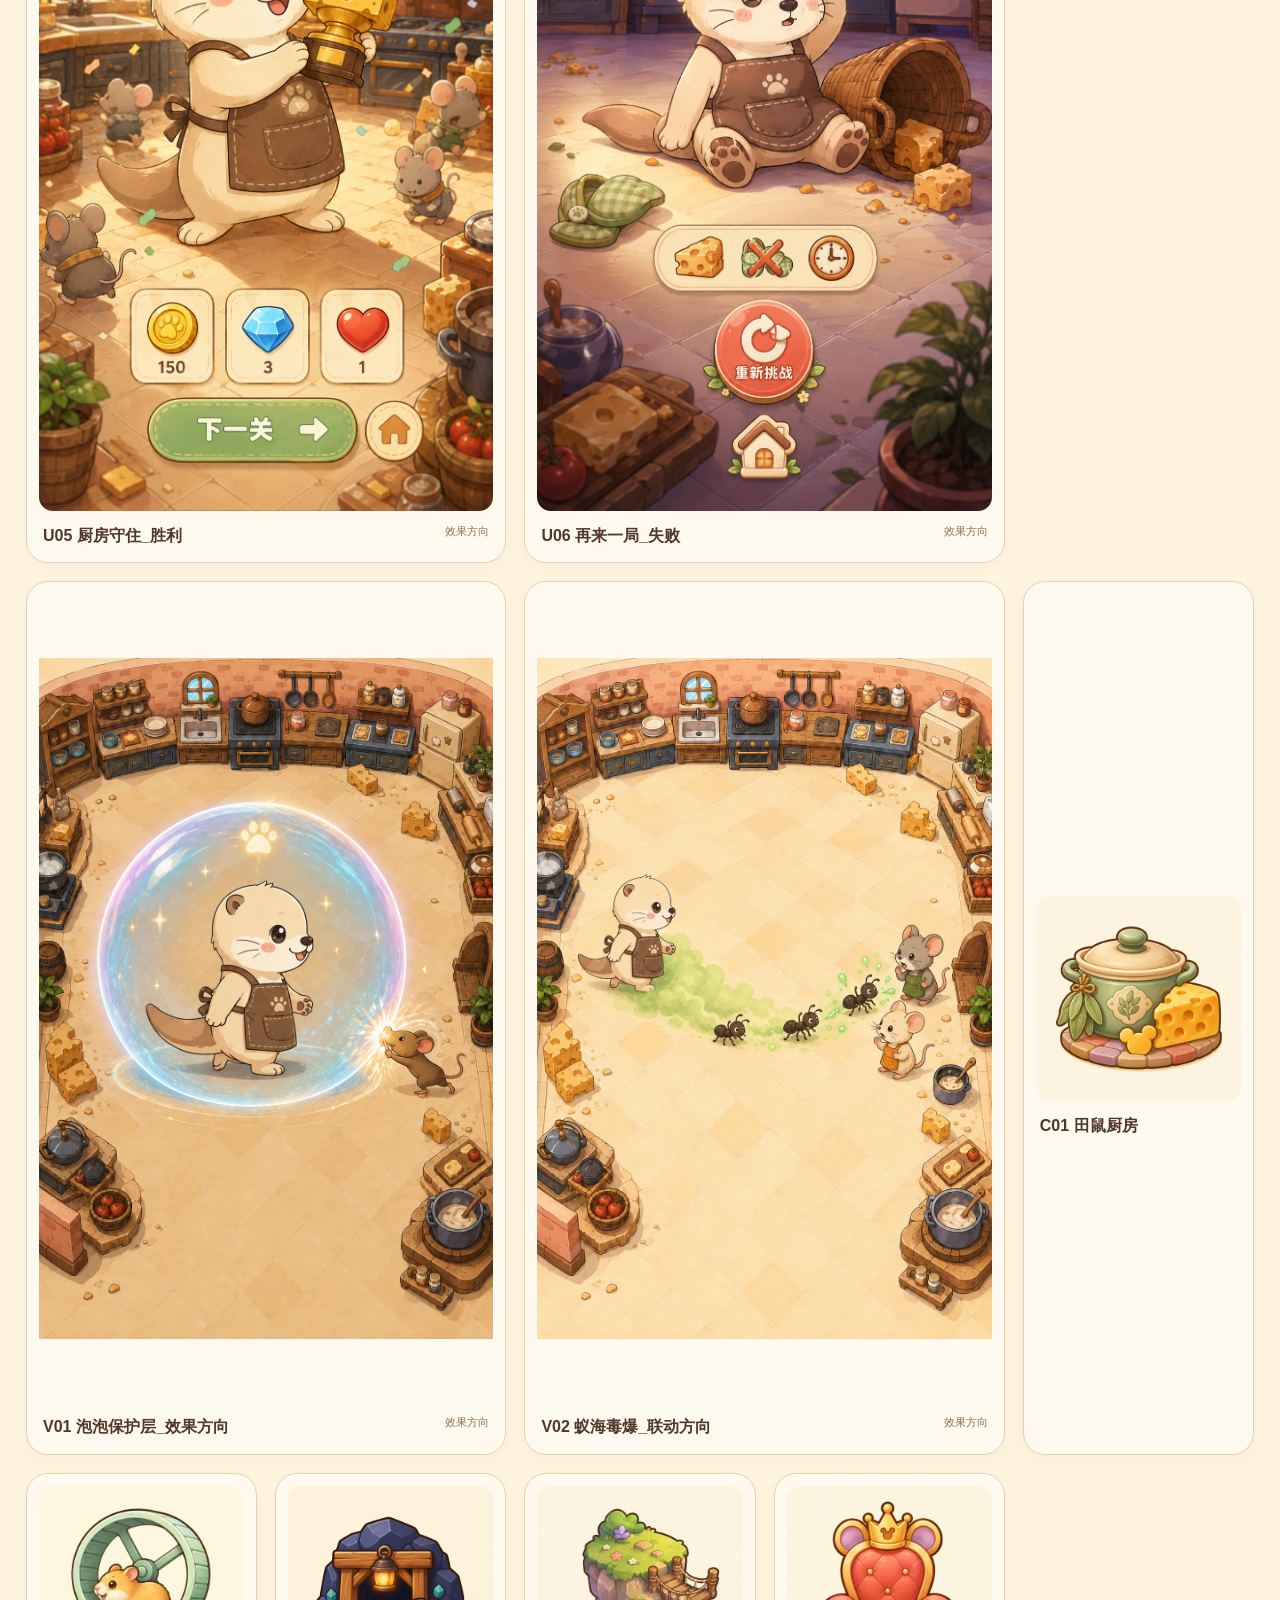
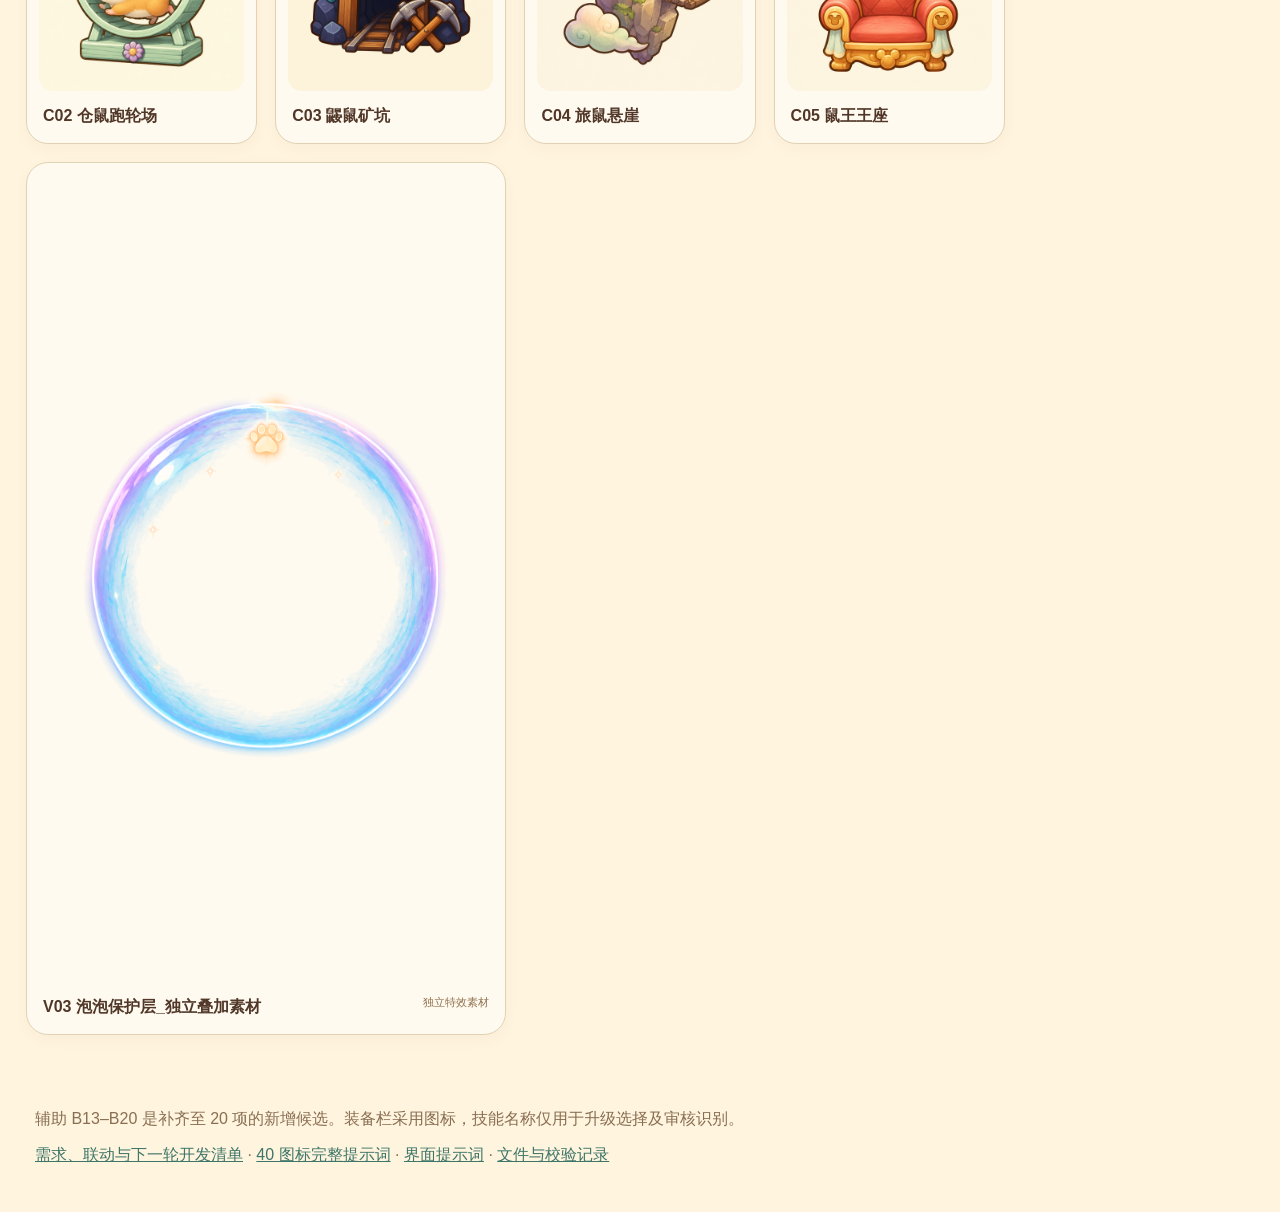
<file: v4/打开美术审核.html>
<!doctype html><html lang="zh-CN"><meta charset="utf-8"><meta name="viewport" content="width=device-width,initial-scale=1"><title>噗噗总动员 · 美术审核 v4</title>
<style>
*{box-sizing:border-box}body{margin:0;background:#fff4de;color:#513728;font:16px/1.6 "Microsoft YaHei",sans-serif}header{padding:42px max(24px,calc((100vw - 1420px)/2));background:#e3ead7;border-bottom:1px solid #c8c4a9}h1{font-size:clamp(28px,4vw,48px);margin:0}p{max-width:850px;margin:10px 0}header small{letter-spacing:3px;color:#557565}.toolbar{position:sticky;top:0;z-index:2;display:flex;gap:9px;flex-wrap:wrap;padding:14px 24px;background:#fff4def2;backdrop-filter:blur(12px);border-bottom:1px solid #deceb1}.toolbar button,input{padding:10px 17px;border:1px solid #d6c4a4;background:#fffaf0;border-radius:30px;color:#513728;font:inherit}.toolbar button{cursor:pointer}.toolbar button[aria-pressed=true]{background:#557565;color:white;border-color:#557565}main{padding:26px;max-width:1480px;margin:auto;display:grid;grid-template-columns:repeat(auto-fill,minmax(205px,1fr));gap:18px}.card{border:1px solid #e2d2b4;border-radius:22px;background:#fffaf0;padding:12px;color:inherit;cursor:pointer;box-shadow:0 5px 16px #67462c09;text-align:left;font:inherit}.card:hover{border-color:#789a80;transform:translateY(-2px)}.card img{display:block;width:100%;aspect-ratio:1;object-fit:contain;border-radius:14px}.card.U,.card.V{grid-column:span 2}.card.U img,.card.V img{aspect-ratio:9/16}.card div{padding:12px 4px 2px;display:flex;gap:8px;justify-content:space-between}.card span{font-size:11px;color:#91724e;white-space:nowrap}.card[hidden]{display:none}footer{padding:35px;max-width:1450px;margin:auto;color:#896e53}a{color:#3e7669}dialog{max-width:94vw;max-height:96vh;border:0;border-radius:18px;background:#fff4de;padding:16px}dialog::backdrop{background:#20150fbd}dialog img{display:block;max-width:86vw;max-height:82vh;object-fit:contain}dialog button{float:right;font:inherit;border:0;background:#557565;color:white;border-radius:20px;padding:6px 18px;cursor:pointer}dialog p{margin:5px}@media(max-width:550px){main{grid-template-columns:repeat(2,minmax(0,1fr));padding:12px;gap:10px}.card{padding:7px}.card div{font-size:12px}.card span{display:none}}
</style><header><small>OTTER RAMPAGE / ART REVIEW 04</small><h1>噗噗总动员 · 新美术审核</h1><p>40 个独立技能图标、5 个关卡图标、6 张界面效果图、2 张特效方向图及 1 张透明保护层素材。点击图片查看大图；可按分类和名称筛选。</p><p><strong>审核候选，尚未接入游戏。</strong>图标为奶油色实底 PNG。界面排字、角色外观与特效动画，仍需审核后正式拆层与接入。</p></header>
<nav class="toolbar"><button data-filter="all" aria-pressed="true">全部</button><button data-filter="A">20 主动</button><button data-filter="B">20 辅助</button><button data-filter="C">5 关卡</button><button data-filter="U">界面</button><button data-filter="V">特效方向</button><input aria-label="搜索图标" id="search" placeholder="搜索名称或编号"></nav><main><button class="card A" data-kind="A" data-name="A01 噗噗放屁" data-src="01_主动图标/A01_噗噗放屁.png"><img loading="lazy" src="01_主动图标/A01_噗噗放屁.png" alt="A01 噗噗放屁"><div><b>A01 噗噗放屁</b><span></span></div></button><button class="card A" data-kind="A" data-name="A02 蚂蚁大军" data-src="01_主动图标/A02_蚂蚁大军.png"><img loading="lazy" src="01_主动图标/A02_蚂蚁大军.png" alt="A02 蚂蚁大军"><div><b>A02 蚂蚁大军</b><span></span></div></button><button class="card A" data-kind="A" data-name="A03 便便雷" data-src="01_主动图标/A03_便便雷.png"><img loading="lazy" src="01_主动图标/A03_便便雷.png" alt="A03 便便雷"><div><b>A03 便便雷</b><span></span></div></button><button class="card A" data-kind="A" data-name="A04 拖鞋拍击" data-src="01_主动图标/A04_拖鞋拍击.png"><img loading="lazy" src="01_主动图标/A04_拖鞋拍击.png" alt="A04 拖鞋拍击"><div><b>A04 拖鞋拍击</b><span></span></div></button><button class="card A" data-kind="A" data-name="A05 口水飞镖" data-src="01_主动图标/A05_口水飞镖.png"><img loading="lazy" src="01_主动图标/A05_口水飞镖.png" alt="A05 口水飞镖"><div><b>A05 口水飞镖</b><span></span></div></button><button class="card A" data-kind="A" data-name="A06 泡泡盾" data-src="01_主动图标/A06_泡泡盾.png"><img loading="lazy" src="01_主动图标/A06_泡泡盾.png" alt="A06 泡泡盾"><div><b>A06 泡泡盾</b><span></span></div></button><button class="card A" data-kind="A" data-name="A07 鱼骨回旋镖" data-src="01_主动图标/A07_鱼骨回旋镖.png"><img loading="lazy" src="01_主动图标/A07_鱼骨回旋镖.png" alt="A07 鱼骨回旋镖"><div><b>A07 鱼骨回旋镖</b><span></span></div></button><button class="card A" data-kind="A" data-name="A08 卖萌眩晕" data-src="01_主动图标/A08_卖萌眩晕.png"><img loading="lazy" src="01_主动图标/A08_卖萌眩晕.png" alt="A08 卖萌眩晕"><div><b>A08 卖萌眩晕</b><span></span></div></button><button class="card A" data-kind="A" data-name="A09 嘴炮音波" data-src="01_主动图标/A09_嘴炮音波.png"><img loading="lazy" src="01_主动图标/A09_嘴炮音波.png" alt="A09 嘴炮音波"><div><b>A09 嘴炮音波</b><span></span></div></button><button class="card A" data-kind="A" data-name="A10 召唤小水獭" data-src="01_主动图标/A10_召唤小水獭.png"><img loading="lazy" src="01_主动图标/A10_召唤小水獭.png" alt="A10 召唤小水獭"><div><b>A10 召唤小水獭</b><span></span></div></button><button class="card A" data-kind="A" data-name="A11 鞋子地雷" data-src="01_主动图标/A11_鞋子地雷.png"><img loading="lazy" src="01_主动图标/A11_鞋子地雷.png" alt="A11 鞋子地雷"><div><b>A11 鞋子地雷</b><span></span></div></button><button class="card A" data-kind="A" data-name="A12 香蕉皮" data-src="01_主动图标/A12_香蕉皮.png"><img loading="lazy" src="01_主动图标/A12_香蕉皮.png" alt="A12 香蕉皮"><div><b>A12 香蕉皮</b><span></span></div></button><button class="card A" data-kind="A" data-name="A13 奶茶泼射" data-src="01_主动图标/A13_奶茶泼射.png"><img loading="lazy" src="01_主动图标/A13_奶茶泼射.png" alt="A13 奶茶泼射"><div><b>A13 奶茶泼射</b><span></span></div></button><button class="card A" data-kind="A" data-name="A14 丢袜子" data-src="01_主动图标/A14_丢袜子.png"><img loading="lazy" src="01_主动图标/A14_丢袜子.png" alt="A14 丢袜子"><div><b>A14 丢袜子</b><span></span></div></button><button class="card A" data-kind="A" data-name="A15 尾巴鞭" data-src="01_主动图标/A15_尾巴鞭.png"><img loading="lazy" src="01_主动图标/A15_尾巴鞭.png" alt="A15 尾巴鞭"><div><b>A15 尾巴鞭</b><span></span></div></button><button class="card A" data-kind="A" data-name="A16 鱼雷齐射" data-src="01_主动图标/A16_鱼雷齐射.png"><img loading="lazy" src="01_主动图标/A16_鱼雷齐射.png" alt="A16 鱼雷齐射"><div><b>A16 鱼雷齐射</b><span></span></div></button><button class="card A" data-kind="A" data-name="A17 摇尾巴" data-src="01_主动图标/A17_摇尾巴.png"><img loading="lazy" src="01_主动图标/A17_摇尾巴.png" alt="A17 摇尾巴"><div><b>A17 摇尾巴</b><span></span></div></button><button class="card A" data-kind="A" data-name="A18 求雨·鱼" data-src="01_主动图标/A18_求雨·鱼.png"><img loading="lazy" src="01_主动图标/A18_求雨·鱼.png" alt="A18 求雨·鱼"><div><b>A18 求雨·鱼</b><span></span></div></button><button class="card A" data-kind="A" data-name="A19 便便炸弹" data-src="01_主动图标/A19_便便炸弹.png"><img loading="lazy" src="01_主动图标/A19_便便炸弹.png" alt="A19 便便炸弹"><div><b>A19 便便炸弹</b><span></span></div></button><button class="card A" data-kind="A" data-name="A20 可爱冲击波" data-src="01_主动图标/A20_可爱冲击波.png"><img loading="lazy" src="01_主动图标/A20_可爱冲击波.png" alt="A20 可爱冲击波"><div><b>A20 可爱冲击波</b><span></span></div></button><button class="card B" data-kind="B" data-name="B01 剧毒" data-src="02_辅助图标/B01_剧毒.png"><img loading="lazy" src="02_辅助图标/B01_剧毒.png" alt="B01 剧毒"><div><b>B01 剧毒</b><span></span></div></button><button class="card B" data-kind="B" data-name="B02 燃烧" data-src="02_辅助图标/B02_燃烧.png"><img loading="lazy" src="02_辅助图标/B02_燃烧.png" alt="B02 燃烧"><div><b>B02 燃烧</b><span></span></div></button><button class="card B" data-kind="B" data-name="B03 寒冰" data-src="02_辅助图标/B03_寒冰.png"><img loading="lazy" src="02_辅助图标/B03_寒冰.png" alt="B03 寒冰"><div><b>B03 寒冰</b><span></span></div></button><button class="card B" data-kind="B" data-name="B04 闪电" data-src="02_辅助图标/B04_闪电.png"><img loading="lazy" src="02_辅助图标/B04_闪电.png" alt="B04 闪电"><div><b>B04 闪电</b><span></span></div></button><button class="card B" data-kind="B" data-name="B05 召唤强化" data-src="02_辅助图标/B05_召唤强化.png"><img loading="lazy" src="02_辅助图标/B05_召唤强化.png" alt="B05 召唤强化"><div><b>B05 召唤强化</b><span></span></div></button><button class="card B" data-kind="B" data-name="B06 范围扩大" data-src="02_辅助图标/B06_范围扩大.png"><img loading="lazy" src="02_辅助图标/B06_范围扩大.png" alt="B06 范围扩大"><div><b>B06 范围扩大</b><span></span></div></button><button class="card B" data-kind="B" data-name="B07 冷却缩减" data-src="02_辅助图标/B07_冷却缩减.png"><img loading="lazy" src="02_辅助图标/B07_冷却缩减.png" alt="B07 冷却缩减"><div><b>B07 冷却缩减</b><span></span></div></button><button class="card B" data-kind="B" data-name="B08 暴击强化" data-src="02_辅助图标/B08_暴击强化.png"><img loading="lazy" src="02_辅助图标/B08_暴击强化.png" alt="B08 暴击强化"><div><b>B08 暴击强化</b><span></span></div></button><button class="card B" data-kind="B" data-name="B09 吸血" data-src="02_辅助图标/B09_吸血.png"><img loading="lazy" src="02_辅助图标/B09_吸血.png" alt="B09 吸血"><div><b>B09 吸血</b><span></span></div></button><button class="card B" data-kind="B" data-name="B10 弹射" data-src="02_辅助图标/B10_弹射.png"><img loading="lazy" src="02_辅助图标/B10_弹射.png" alt="B10 弹射"><div><b>B10 弹射</b><span></span></div></button><button class="card B" data-kind="B" data-name="B11 持久" data-src="02_辅助图标/B11_持久.png"><img loading="lazy" src="02_辅助图标/B11_持久.png" alt="B11 持久"><div><b>B11 持久</b><span></span></div></button><button class="card B" data-kind="B" data-name="B12 召唤复生" data-src="02_辅助图标/B12_召唤复生.png"><img loading="lazy" src="02_辅助图标/B12_召唤复生.png" alt="B12 召唤复生"><div><b>B12 召唤复生</b><span></span></div></button><button class="card B" data-kind="B" data-name="B13 力量提升" data-src="02_辅助图标/B13_力量提升.png"><img loading="lazy" src="02_辅助图标/B13_力量提升.png" alt="B13 力量提升"><div><b>B13 力量提升</b><span>新增候选</span></div></button><button class="card B" data-kind="B" data-name="B14 生命上限" data-src="02_辅助图标/B14_生命上限.png"><img loading="lazy" src="02_辅助图标/B14_生命上限.png" alt="B14 生命上限"><div><b>B14 生命上限</b><span>新增候选</span></div></button><button class="card B" data-kind="B" data-name="B15 轻快脚步" data-src="02_辅助图标/B15_轻快脚步.png"><img loading="lazy" src="02_辅助图标/B15_轻快脚步.png" alt="B15 轻快脚步"><div><b>B15 轻快脚步</b><span>新增候选</span></div></button><button class="card B" data-kind="B" data-name="B16 磁吸拾取" data-src="02_辅助图标/B16_磁吸拾取.png"><img loading="lazy" src="02_辅助图标/B16_磁吸拾取.png" alt="B16 磁吸拾取"><div><b>B16 磁吸拾取</b><span>新增候选</span></div></button><button class="card B" data-kind="B" data-name="B17 毒气扩散" data-src="02_辅助图标/B17_毒气扩散.png"><img loading="lazy" src="02_辅助图标/B17_毒气扩散.png" alt="B17 毒气扩散"><div><b>B17 毒气扩散</b><span>新增候选</span></div></button><button class="card B" data-kind="B" data-name="B18 多重投射" data-src="02_辅助图标/B18_多重投射.png"><img loading="lazy" src="02_辅助图标/B18_多重投射.png" alt="B18 多重投射"><div><b>B18 多重投射</b><span>新增候选</span></div></button><button class="card B" data-kind="B" data-name="B19 穿透强化" data-src="02_辅助图标/B19_穿透强化.png"><img loading="lazy" src="02_辅助图标/B19_穿透强化.png" alt="B19 穿透强化"><div><b>B19 穿透强化</b><span>新增候选</span></div></button><button class="card B" data-kind="B" data-name="B20 护盾强化" data-src="02_辅助图标/B20_护盾强化.png"><img loading="lazy" src="02_辅助图标/B20_护盾强化.png" alt="B20 护盾强化"><div><b>B20 护盾强化</b><span>新增候选</span></div></button><button class="card U" data-kind="U" data-name="U01 开场封面" data-src="03_界面效果图/U01_开场封面.png"><img loading="lazy" src="03_界面效果图/U01_开场封面.png" alt="U01 开场封面"><div><b>U01 开场封面</b><span>效果方向</span></div></button><button class="card U" data-kind="U" data-name="U02 关卡与皮肤选择" data-src="03_界面效果图/U02_关卡与皮肤选择.png"><img loading="lazy" src="03_界面效果图/U02_关卡与皮肤选择.png" alt="U02 关卡与皮肤选择"><div><b>U02 关卡与皮肤选择</b><span>效果方向</span></div></button><button class="card U" data-kind="U" data-name="U03 战斗HUD" data-src="03_界面效果图/U03_战斗HUD.png"><img loading="lazy" src="03_界面效果图/U03_战斗HUD.png" alt="U03 战斗HUD"><div><b>U03 战斗HUD</b><span>效果方向</span></div></button><button class="card U" data-kind="U" data-name="U04 升级选择" data-src="03_界面效果图/U04_升级选择.png"><img loading="lazy" src="03_界面效果图/U04_升级选择.png" alt="U04 升级选择"><div><b>U04 升级选择</b><span>效果方向</span></div></button><button class="card U" data-kind="U" data-name="U05 厨房守住_胜利" data-src="03_界面效果图/U05_厨房守住_胜利.png"><img loading="lazy" src="03_界面效果图/U05_厨房守住_胜利.png" alt="U05 厨房守住_胜利"><div><b>U05 厨房守住_胜利</b><span>效果方向</span></div></button><button class="card U" data-kind="U" data-name="U06 再来一局_失败" data-src="03_界面效果图/U06_再来一局_失败.png"><img loading="lazy" src="03_界面效果图/U06_再来一局_失败.png" alt="U06 再来一局_失败"><div><b>U06 再来一局_失败</b><span>效果方向</span></div></button><button class="card V" data-kind="V" data-name="V01 泡泡保护层_效果方向" data-src="04_技能特效/V01_泡泡保护层_效果方向.png"><img loading="lazy" src="04_技能特效/V01_泡泡保护层_效果方向.png" alt="V01 泡泡保护层_效果方向"><div><b>V01 泡泡保护层_效果方向</b><span>效果方向</span></div></button><button class="card V" data-kind="V" data-name="V02 蚁海毒爆_联动方向" data-src="04_技能特效/V02_蚁海毒爆_联动方向.png"><img loading="lazy" src="04_技能特效/V02_蚁海毒爆_联动方向.png" alt="V02 蚁海毒爆_联动方向"><div><b>V02 蚁海毒爆_联动方向</b><span>效果方向</span></div></button><button class="card C" data-kind="C" data-name="C01 田鼠厨房" data-src="07_关卡图标/C01_田鼠厨房.png"><img loading="lazy" src="07_关卡图标/C01_田鼠厨房.png" alt="C01 田鼠厨房"><div><b>C01 田鼠厨房</b><span></span></div></button><button class="card C" data-kind="C" data-name="C02 仓鼠跑轮场" data-src="07_关卡图标/C02_仓鼠跑轮场.png"><img loading="lazy" src="07_关卡图标/C02_仓鼠跑轮场.png" alt="C02 仓鼠跑轮场"><div><b>C02 仓鼠跑轮场</b><span></span></div></button><button class="card C" data-kind="C" data-name="C03 鼹鼠矿坑" data-src="07_关卡图标/C03_鼹鼠矿坑.png"><img loading="lazy" src="07_关卡图标/C03_鼹鼠矿坑.png" alt="C03 鼹鼠矿坑"><div><b>C03 鼹鼠矿坑</b><span></span></div></button><button class="card C" data-kind="C" data-name="C04 旅鼠悬崖" data-src="07_关卡图标/C04_旅鼠悬崖.png"><img loading="lazy" src="07_关卡图标/C04_旅鼠悬崖.png" alt="C04 旅鼠悬崖"><div><b>C04 旅鼠悬崖</b><span></span></div></button><button class="card C" data-kind="C" data-name="C05 鼠王王座" data-src="07_关卡图标/C05_鼠王王座.png"><img loading="lazy" src="07_关卡图标/C05_鼠王王座.png" alt="C05 鼠王王座"><div><b>C05 鼠王王座</b><span></span></div></button><button class="card V" data-kind="V" data-name="V03 泡泡保护层_独立叠加素材" data-src="04_技能特效/V03_泡泡保护层_独立叠加素材.png"><img loading="lazy" src="04_技能特效/V03_泡泡保护层_独立叠加素材.png" alt="V03 泡泡保护层_独立叠加素材"><div><b>V03 泡泡保护层_独立叠加素材</b><span>独立特效素材</span></div></button></main>
<footer><p>辅助 B13–B20 是补齐至 20 项的新增候选。装备栏采用图标，技能名称仅用于升级选择及审核识别。</p><p><a href="20260906_美术审核与后续调整清单_v4.md">需求、联动与下一轮开发清单</a> · <a href="asset_manifest.json">40 图标完整提示词</a> · <a href="ui_prompts.json">界面提示词</a> · <a href="delivery_manifest.json">文件与校验记录</a></p></footer>
<dialog id="viewer"><button id="close">关闭 ×</button><p id="caption"></p><img id="large" alt=""></dialog>
<script>
let active="all";const cards=[...document.querySelectorAll(".card")],search=document.querySelector("#search");
function filter(){const q=search.value.toLowerCase();cards.forEach(c=>c.hidden=!(active==="all"||c.dataset.kind===active)||!c.dataset.name.toLowerCase().includes(q))}
document.querySelectorAll("[data-filter]").forEach(b=>b.onclick=()=>{active=b.dataset.filter;document.querySelectorAll("[data-filter]").forEach(x=>x.setAttribute("aria-pressed",String(x===b)));filter()});
search.oninput=filter;const dialog=document.querySelector("#viewer");cards.forEach(c=>c.onclick=()=>{document.querySelector("#large").src=c.dataset.src;document.querySelector("#large").alt=c.dataset.name;document.querySelector("#caption").textContent=c.dataset.name;dialog.showModal()});document.querySelector("#close").onclick=()=>dialog.close();dialog.onclick=e=>{if(e.target===dialog)dialog.close()};
</script></html>
</file>
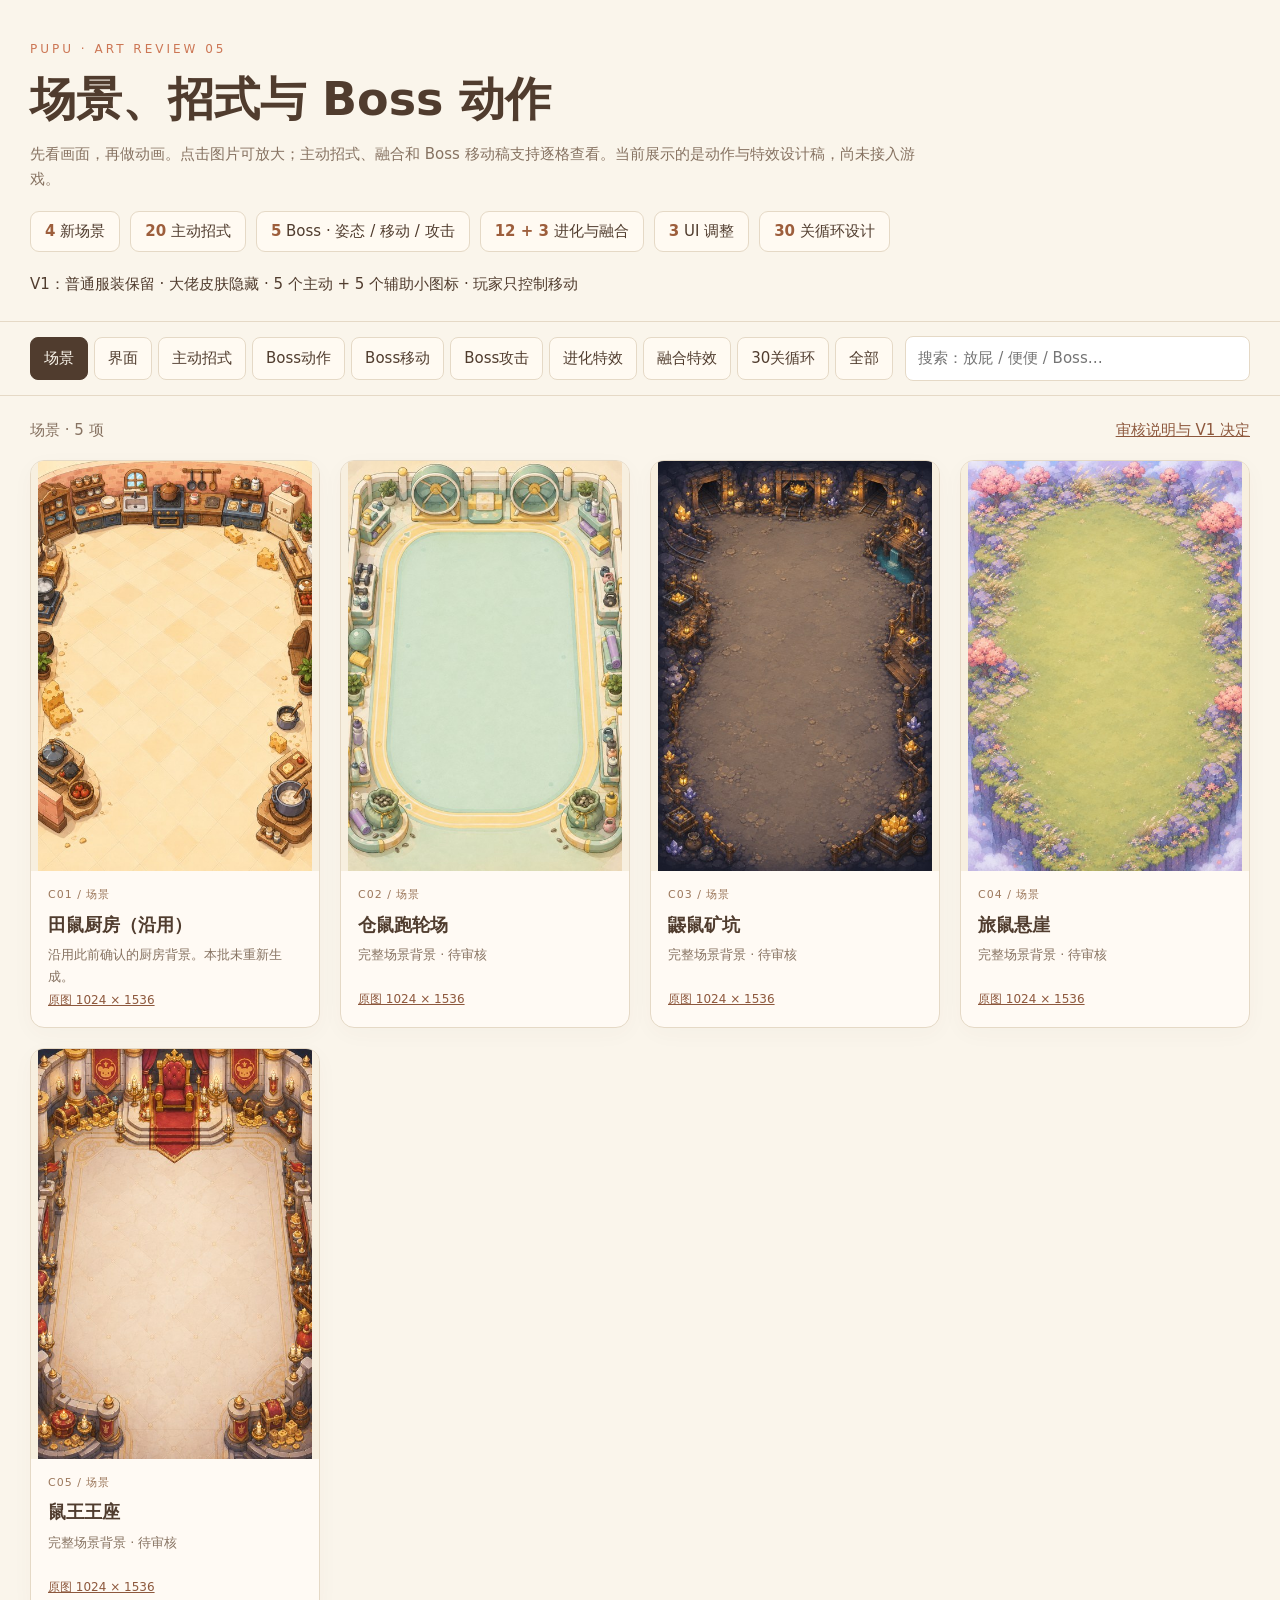
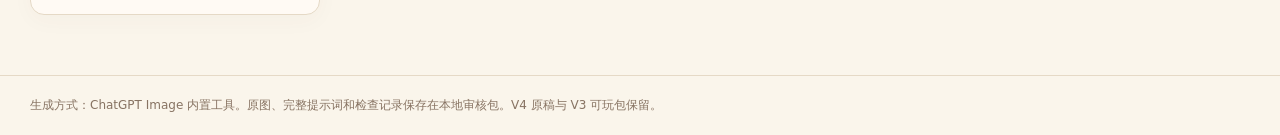
<file: v5/打开美术审核.html>
<!doctype html>
<html lang="zh-CN"><head><meta charset="utf-8"><meta name="viewport" content="width=device-width,initial-scale=1"><title>噗噗总动员 · V5 美术审核</title>
<style>
:root{--ink:#503c2e;--muted:#877362;--paper:#faf5eb;--mint:#d7e6d4;--line:#e5d9c6;--orange:#cc7654}*{box-sizing:border-box}body{margin:0;background:var(--paper);color:var(--ink);font:15px/1.65 "Microsoft YaHei",system-ui,sans-serif}button,input,select{font:inherit}button,a{touch-action:manipulation}button{cursor:pointer}a{color:#8d583d}header{max-width:1440px;margin:auto;padding:40px 30px 24px}.eyebrow{font-size:12px;letter-spacing:3px;color:var(--orange)}h1{font-size:clamp(27px,4vw,46px);line-height:1.2;margin:12px 0 15px}header p{max-width:890px;color:var(--muted)}.stats{display:flex;gap:10px;flex-wrap:wrap;margin:20px 0}.stats span{border:1px solid var(--line);background:#fffaf2;padding:7px 14px;border-radius:9px}.stats b{color:#9d5e3c}.toolbar{position:sticky;top:0;z-index:2;background:#faf5ebf5;border-block:1px solid var(--line);backdrop-filter:blur(12px);padding:14px 30px}.bar{max-width:1380px;margin:auto;display:flex;gap:12px;flex-wrap:wrap;align-items:center}.tabs{display:flex;gap:6px;flex-wrap:wrap}.tabs button,.controls button{border:1px solid var(--line);border-radius:8px;background:#fffaf2;color:var(--ink);padding:8px 13px}.tabs button.active{background:var(--ink);color:var(--paper);border-color:var(--ink)}input{border:1px solid var(--line);border-radius:8px;padding:9px 12px;min-width:190px;flex:1;background:white}.content{max-width:1440px;margin:auto;padding:22px 30px 60px}.sectionline{display:flex;justify-content:space-between;align-items:center;margin:0 0 18px;color:var(--muted)}.grid{display:grid;grid-template-columns:repeat(3,minmax(0,1fr));gap:20px}.grid.portrait{grid-template-columns:repeat(4,minmax(0,1fr))}.card{background:#fffaf4;border:1px solid var(--line);border-radius:14px;overflow:hidden;box-shadow:0 6px 22px #5b453408}.card>button{display:block;width:100%;padding:0;border:0;background:#f7efdf;overflow:hidden}.card img{width:100%;height:285px;object-fit:contain;display:block;transition:transform .18s}.card>button:hover img{transform:scale(1.025)}.portrait .card img{height:410px}.cardbody{padding:15px 17px}.tag{font-size:11px;letter-spacing:1px;color:#9d795d}.card h2{font-size:18px;margin:5px 0}.card p{font-size:13px;color:var(--muted);margin:0;min-height:42px}.card a{font-size:12px}.cycle{overflow-x:auto}.cycle table{width:100%;border-collapse:separate;border-spacing:10px;min-width:700px}.cycle td{background:white;border:1px solid var(--line);border-radius:10px;padding:10px;width:20%}.cycle img{width:100%;height:110px;object-fit:cover;object-position:center 25%;border-radius:6px}.cycle small{display:block;color:var(--muted)}.notebox{background:#eee6d8;border-left:3px solid #b98d5c;padding:13px 18px;margin:20px 0}.hidden{display:none!important}dialog{padding:0;border:0;border-radius:16px;background:#fbf6ed;color:var(--ink);width:min(1220px,95vw);max-height:94vh}dialog::backdrop{background:#1f1b15c9}.modalhead{position:sticky;top:0;background:#fbf6edf5;padding:15px 22px;display:flex;align-items:center;justify-content:space-between;border-bottom:1px solid var(--line);z-index:3;gap:12px}.modalhead h2{font-size:19px;margin:0}.close{border:1px solid var(--line);background:white;border-radius:50%;width:38px;height:38px}.modalbody{padding:20px}.controls{display:flex;gap:8px;flex-wrap:wrap;align-items:center;margin-bottom:12px}.controls button.active{background:var(--mint)}#whole{max-width:100%;max-height:69vh;display:block;margin:auto;object-fit:contain}#frame{position:relative;overflow:hidden;width:min(630px,100%);margin:auto;background:#fff8ee}#frame img{position:absolute;max-width:none;display:block}#detailnote{font-size:13px;color:var(--muted);margin:15px 0}footer{font-size:12px;color:var(--muted);border-top:1px solid var(--line);padding:20px 30px}button:focus-visible,a:focus-visible{outline:3px solid #b56e46;outline-offset:3px}
@media(max-width:900px){.grid,.grid.portrait{grid-template-columns:repeat(2,minmax(0,1fr))}.portrait .card img{height:350px}}@media(max-width:540px){header{padding:28px 18px 18px}.toolbar{padding:10px 14px}.content{padding:18px 14px}.grid,.grid.portrait{grid-template-columns:1fr}.card img{height:auto;max-height:460px}.portrait .card img{height:480px}.tabs button{font-size:12px;padding:6px 9px}.modalbody{padding:10px}.modalhead{padding:10px}header p{font-size:13px}.stats{gap:6px}.stats span{font-size:12px;padding:5px 9px}}
</style></head><body>
<header><div class="eyebrow">PUPU · ART REVIEW 05</div><h1>场景、招式与 Boss 动作</h1><p>先看画面，再做动画。点击图片可放大；主动招式、融合和 Boss 移动稿支持逐格查看。当前展示的是动作与特效设计稿，尚未接入游戏。</p>
<div class="stats"><span><b>4</b> 新场景</span><span><b>20</b> 主动招式</span><span><b>5</b> Boss · 姿态 / 移动 / 攻击</span><span><b>12 + 3</b> 进化与融合</span><span><b>3</b> UI 调整</span><span><b>30</b> 关循环设计</span></div>
<div>V1：普通服装保留 · 大佬皮肤隐藏 · 5 个主动 + 5 个辅助小图标 · 玩家只控制移动</div></header>
<div class="toolbar"><div class="bar"><nav class="tabs" aria-label="美术分类"></nav><input id="search" aria-label="搜索素材" placeholder="搜索：放屁 / 便便 / Boss…"></div></div>
<main class="content"><div class="sectionline"><span id="count"></span><a href="20260906_美术审核与V1决定_v5.md">审核说明与 V1 决定</a></div><div id="cards" class="grid portrait"></div><div id="cycle" class="cycle hidden"></div></main>
<footer>生成方式：ChatGPT Image 内置工具。原图、完整提示词和检查记录保存在本地审核包。V4 原稿与 V3 可玩包保留。</footer>
<dialog id="detail" aria-labelledby="modalTitle"><div class="modalhead"><h2 id="modalTitle"></h2><button class="close" aria-label="关闭大图" id="close">×</button></div><div class="modalbody"><div class="controls"><button id="wholeBtn">整张稿</button><button id="frameBtn">逐格查看</button><button id="prev">上一格</button><button id="next">下一格</button><button id="play">顺序翻页</button><span id="frameLabel"></span><a id="original" target="_blank" rel="noopener">打开原图</a></div><img id="whole" alt=""><div id="frame" class="hidden"><img id="frameImage" alt=""></div><div id="detailnote"></div></div></dialog>
<script>
const assets=[{"id": "C01", "name": "田鼠厨房（沿用）", "category": "场景", "note": "沿用此前确认的厨房背景。本批未重新生成。", "path": "01_场景/C01_田鼠厨房_沿用已确认.png", "thumb": "08_审核预览/thumbs/C01.jpg", "width": 1024, "height": 1536, "mode": "RGB", "sha256": "6969581154c97fe8563eda286bb6519673546306638c501a561cdb19fb5e21ec", "status": "沿用已确认", "grid": null}, {"id": "C02", "name": "仓鼠跑轮场", "category": "场景", "note": "", "path": "01_场景/C02_仓鼠跑轮场_背景制作版.png", "thumb": "08_审核预览/thumbs/C02.jpg", "width": 1024, "height": 1536, "mode": "RGB", "sha256": "6b17053f47f6926292e0c2f9e7eae10417b8566f3595668eaf89fd7b43ae7a49", "status": "待CJ审核", "grid": null}, {"id": "C03", "name": "鼹鼠矿坑", "category": "场景", "note": "", "path": "01_场景/C03_鼹鼠矿坑_背景制作版.png", "thumb": "08_审核预览/thumbs/C03.jpg", "width": 1024, "height": 1536, "mode": "RGB", "sha256": "8a301247d9a56d504bfbb064f128d2608da31b7bd3e4bc06902a4d0258876b89", "status": "待CJ审核", "grid": null}, {"id": "C04", "name": "旅鼠悬崖", "category": "场景", "note": "", "path": "01_场景/C04_旅鼠悬崖_背景制作版.png", "thumb": "08_审核预览/thumbs/C04.jpg", "width": 1024, "height": 1536, "mode": "RGB", "sha256": "52d972240d6e2cf9a511d195e0325b3eb88df094bb6111f1a34432393ea0d313", "status": "待CJ审核", "grid": null}, {"id": "C05", "name": "鼠王王座", "category": "场景", "note": "", "path": "01_场景/C05_鼠王王座_背景制作版.png", "thumb": "08_审核预览/thumbs/C05.jpg", "width": 1024, "height": 1536, "mode": "RGB", "sha256": "6a10d5a09ddda972c2f4d15cc9f5641ee5f070f0c6ce20a37fc3c59b45303efb", "status": "待CJ审核", "grid": null}, {"id": "A01", "name": "噗噗放屁", "category": "主动招式", "note": "发射口在尾根后侧，弯膝前倾，气云沿身后扩散。", "path": "03_主动招式动作/A01_噗噗放屁_动作与特效.png", "thumb": "08_审核预览/thumbs/A01.jpg", "width": 1254, "height": 1254, "mode": "RGB", "sha256": "a178c509ddcf0e46d0f274d32610c7f1f816f0847ed3e4c3f5cca041673c372b", "status": "待CJ审核", "grid": [2, 2]}, {"id": "A02", "name": "蚂蚁大军", "category": "主动招式", "note": "吹哨并挥手指挥，蚁群从脚边集结前进。", "path": "03_主动招式动作/A02_蚂蚁大军_动作与特效.png", "thumb": "08_审核预览/thumbs/A02.jpg", "width": 1254, "height": 1254, "mode": "RGB", "sha256": "d086a5a5339403be1bb413fec05c4831bfe505a8985282cbc516fa87c8b0cf58", "status": "待CJ审核", "grid": [2, 2]}, {"id": "A03", "name": "便便雷", "category": "主动招式", "note": "蹲下埋雷、离开、踩踏触发；与投掷炸弹区分。", "path": "03_主动招式动作/A03_便便雷_动作与特效.png", "thumb": "08_审核预览/thumbs/A03.jpg", "width": 1254, "height": 1254, "mode": "RGB", "sha256": "57d7f1985bf4cbefe14ec7fc443a48a0082425f6a83169bef1bb4023a57b5ec4", "status": "待CJ审核", "grid": [2, 2]}, {"id": "A04", "name": "拖鞋拍击", "category": "主动招式", "note": "四格动作与命中效果审核；第三格尾巴已补完整。尚需统一比例与锚点，不能直接当作完成动画。", "path": "03_主动招式动作/A04_拖鞋拍击_动作与特效.png", "thumb": "08_审核预览/thumbs/A04.jpg", "width": 1254, "height": 1254, "mode": "RGB", "sha256": "89982b81d873bad4e8b32a1b60c2e7e3aa875bc08dbbcc598d668c3821e737e9", "status": "待CJ审核", "grid": [2, 2]}, {"id": "A05", "name": "口水飞镖", "category": "主动招式", "note": "鼓腮、前探吐出水滴、擦嘴收势。", "path": "03_主动招式动作/A05_口水飞镖_动作与特效.png", "thumb": "08_审核预览/thumbs/A05.jpg", "width": 1254, "height": 1254, "mode": "RGB", "sha256": "f0a0876bee2099e1d94a5cffdb413402a13b75e1a1d0b5f15d250a33ed19eabc", "status": "待CJ审核", "grid": [2, 2]}, {"id": "A06", "name": "泡泡盾", "category": "主动招式", "note": "双手撑开护罩，触碰处产生局部涟漪。", "path": "03_主动招式动作/A06_泡泡盾_动作与特效.png", "thumb": "08_审核预览/thumbs/A06.jpg", "width": 1254, "height": 1254, "mode": "RGB", "sha256": "e769595bd946330409e83ef6cb75af84f9b0e647bd84e415f6c87314f005fdec", "status": "待CJ审核", "grid": [2, 2]}, {"id": "A07", "name": "鱼骨回旋镖", "category": "主动招式", "note": "转体投出、弧线回旋、同手接回。", "path": "03_主动招式动作/A07_鱼骨回旋镖_动作与特效.png", "thumb": "08_审核预览/thumbs/A07.jpg", "width": 1254, "height": 1254, "mode": "RGB", "sha256": "f6cf00852a9da15332f9e435e40e829dd4108de2c8802b788793967c627a6f47", "status": "待CJ审核", "grid": [2, 2]}, {"id": "A08", "name": "卖萌眩晕", "category": "主动招式", "note": "歪头捧脸，爱心使敌人眩晕。", "path": "03_主动招式动作/A08_卖萌眩晕_动作与特效.png", "thumb": "08_审核预览/thumbs/A08.jpg", "width": 1254, "height": 1254, "mode": "RGB", "sha256": "eeeac1e20d24a374d7a2eff69b75bc9de772898c83e5df629c40d616f19ca07c", "status": "待CJ审核", "grid": [2, 2]}, {"id": "A09", "name": "嘴炮音波", "category": "主动招式", "note": "吸气、拢手喊叫，音波从嘴部发射。", "path": "03_主动招式动作/A09_嘴炮音波_动作与特效.png", "thumb": "08_审核预览/thumbs/A09.jpg", "width": 1254, "height": 1254, "mode": "RGB", "sha256": "a2dc038db0de28995bcc4299e6133cdc57832d5379671806b5d26e52efa135e0", "status": "待CJ审核", "grid": [2, 2]}, {"id": "A10", "name": "召唤小水獭", "category": "主动招式", "note": "拍地召唤，小水獭伙伴出现后向前跑。", "path": "03_主动招式动作/A10_召唤小水獭_动作与特效.png", "thumb": "08_审核预览/thumbs/A10.jpg", "width": 1254, "height": 1254, "mode": "RGB", "sha256": "26d027be3244c853c540b87706ca73a9eb12bc87c67c5cb99170cd92894b5c01", "status": "待CJ审核", "grid": [2, 2]}, {"id": "A11", "name": "鞋子地雷", "category": "主动招式", "note": "摆放成对拖鞋陷阱，触发后夹拍。", "path": "03_主动招式动作/A11_鞋子地雷_动作与特效.png", "thumb": "08_审核预览/thumbs/A11.jpg", "width": 1254, "height": 1254, "mode": "RGB", "sha256": "7b031a8960c567af3055b8d72b5f173d4e0b054f2e8166d83422de8e95926699", "status": "待CJ审核", "grid": [2, 2]}, {"id": "A12", "name": "香蕉皮", "category": "主动招式", "note": "低抛香蕉皮，敌人踩中滑倒。", "path": "03_主动招式动作/A12_香蕉皮_动作与特效.png", "thumb": "08_审核预览/thumbs/A12.jpg", "width": 1254, "height": 1254, "mode": "RGB", "sha256": "45c4dfaab0117722403ee5072c5581860b2bb9ed69f988a436118348ea4cb0cc", "status": "待CJ审核", "grid": [2, 2]}, {"id": "A13", "name": "奶茶泼射", "category": "主动招式", "note": "抬杯泼射，奶茶和珍珠分层落地。", "path": "03_主动招式动作/A13_奶茶泼射_动作与特效.png", "thumb": "08_审核预览/thumbs/A13.jpg", "width": 1254, "height": 1254, "mode": "RGB", "sha256": "a160b2d639c0e37fad31acd232fa4195dd743c2e537420faeaec75daff398219", "status": "待CJ审核", "grid": [2, 2]}, {"id": "A14", "name": "丢袜子", "category": "主动招式", "note": "捏鼻甩袜，袜子翻滚命中并释放臭气。", "path": "03_主动招式动作/A14_丢袜子_动作与特效.png", "thumb": "08_审核预览/thumbs/A14.jpg", "width": 1254, "height": 1254, "mode": "RGB", "sha256": "400cf14c953d1db1a81e0425dad40946787171bc4673e8b7a9e64945ca17dae6", "status": "待CJ审核", "grid": [2, 2]}, {"id": "A15", "name": "尾巴鞭", "category": "主动招式", "note": "脚稳住、髋部发力，尾巴低扫，手臂反向平衡。", "path": "03_主动招式动作/A15_尾巴鞭_动作与特效.png", "thumb": "08_审核预览/thumbs/A15.jpg", "width": 1254, "height": 1254, "mode": "RGB", "sha256": "4dc917672b2851b11f85cfe37b115d9f78eb08bc9f86e781bda7cfa02a0b59e2", "status": "待CJ审核", "grid": [2, 2]}, {"id": "A16", "name": "鱼雷齐射", "category": "主动招式", "note": "取出鱼雷并指向目标，三枚分路齐射。", "path": "03_主动招式动作/A16_鱼雷齐射_动作与特效.png", "thumb": "08_审核预览/thumbs/A16.jpg", "width": 1254, "height": 1254, "mode": "RGB", "sha256": "7dae81ef9f03861b1c3978e27b390c1e29a357785c4d555653290d2efa31706b", "status": "待CJ审核", "grid": [2, 2]}, {"id": "A17", "name": "摇尾巴", "category": "主动招式", "note": "轻柔摆髋摇尾，爱心与恢复光点；区别尾巴鞭。", "path": "03_主动招式动作/A17_摇尾巴_动作与特效.png", "thumb": "08_审核预览/thumbs/A17.jpg", "width": 1254, "height": 1254, "mode": "RGB", "sha256": "11f6b3624a46d48080f58833d51c2c6d94d1f09790a5ba20c3bc55f9800cdfb0", "status": "待CJ审核", "grid": [2, 2]}, {"id": "A18", "name": "求雨·鱼", "category": "主动招式", "note": "举手求雨，云在上方，鱼雨垂直落地。", "path": "03_主动招式动作/A18_求雨·鱼_动作与特效.png", "thumb": "08_审核预览/thumbs/A18.jpg", "width": 1254, "height": 1254, "mode": "RGB", "sha256": "1ae9198a15b9fe196192dba330265340f8b0aff8d256bc3e34006a7ff6ab1ede", "status": "待CJ审核", "grid": [2, 2]}, {"id": "A19", "name": "便便炸弹", "category": "主动招式", "note": "肩上投掷带引线炸弹，抛物线飞行后爆炸。", "path": "03_主动招式动作/A19_便便炸弹_动作与特效.png", "thumb": "08_审核预览/thumbs/A19.jpg", "width": 1254, "height": 1254, "mode": "RGB", "sha256": "c297cf119b6b94d95122119b8e565c407fb7cdc70475893922a1dea40a552dad", "status": "待CJ审核", "grid": [2, 2]}, {"id": "A20", "name": "可爱冲击波", "category": "主动招式", "note": "蓄力小跳、双脚落地，爱心冲击波向四周扩散。", "path": "03_主动招式动作/A20_可爱冲击波_动作与特效.png", "thumb": "08_审核预览/thumbs/A20.jpg", "width": 1254, "height": 1254, "mode": "RGB", "sha256": "fa41473221d066d5698a1f1d0c9336b0c0634596eaeced178ba02bc191f65de5", "status": "待CJ审核", "grid": [2, 2]}, {"id": "U01", "name": "战斗界面_小技能格", "category": "界面", "note": "底部 5+5 装备图标缩至 V4 的约 70%，目标总宽约屏幕 43%；只展示图标。", "path": "02_UI调整/U01_战斗界面_小技能格.png", "thumb": "08_审核预览/thumbs/U01.jpg", "width": 941, "height": 1672, "mode": "RGB", "sha256": "2a6e6b02ab3ef53ff95182a4c220b5e65f68e2f8d1abad370eb47282ab6704c3", "status": "待CJ审核", "grid": null}, {"id": "U02", "name": "升级界面_小装备栏", "category": "界面", "note": "三张升级卡保留，底部已装备栏缩小约 30%。", "path": "02_UI调整/U02_升级界面_小装备栏.png", "thumb": "08_审核预览/thumbs/U02.jpg", "width": 941, "height": 1672, "mode": "RGB", "sha256": "6f3c9dfb57244638dcc0582fde3db5d7dabceccb0fb05b217cd2f3103967a8da", "status": "待CJ审核", "grid": null}, {"id": "U03", "name": "关卡与服装选择_V1隐藏大佬皮肤", "category": "界面", "note": "只保留普通水獭服装；隐藏大佬皮肤整栏、标题、入口和锁位。关卡中的敌方 Boss 仍保留。", "path": "02_UI调整/U03_关卡与服装选择_V1.png", "thumb": "08_审核预览/thumbs/U03.jpg", "width": 941, "height": 1672, "mode": "RGB", "sha256": "028398f3783da3ace16bb3500fd8aaef7428c2f35c3cf7d4aa323ed60938f12f", "status": "待CJ审核", "grid": null}, {"id": "D01S", "name": "Cheesy_田鼠王基础动作", "category": "Boss动作", "note": "待机、出场姿态、暴怒、受击、求饶与退场设计；其中移动格不作为步态完成稿。", "path": "04_Boss动作/D01_Cheesy_田鼠王_基础动作.png", "thumb": "08_审核预览/thumbs/D01S.jpg", "width": 1536, "height": 1024, "mode": "RGB", "sha256": "abfb2e52a97a9b5af756eb3635d4b13c95cf6fdd5c6ba3266da7762b28afe683", "status": "待CJ审核", "grid": null}, {"id": "D01V", "name": "Cheesy_田鼠王攻击与特效", "category": "Boss攻击", "note": "奶酪投掷、召鼠、奶酪炸弹、滚奶酪冲撞；暴走复用炸弹三连。", "path": "05_Boss攻击特效/D01_Cheesy_田鼠王_攻击与特效.png", "thumb": "08_审核预览/thumbs/D01V.jpg", "width": 1536, "height": 1024, "mode": "RGB", "sha256": "19a80bb07e6b6465829a35a0ee5f2ceb8d7beb9457a7b4d60885bdcee5dd3829", "status": "待CJ审核", "grid": null}, {"id": "D02S", "name": "Wheelie_仓鼠胖基础动作", "category": "Boss动作", "note": "待机、出场姿态、暴怒、受击、求饶与退场设计；其中移动格不作为步态完成稿。", "path": "04_Boss动作/D02_Wheelie_仓鼠胖_基础动作.png", "thumb": "08_审核预览/thumbs/D02S.jpg", "width": 1774, "height": 887, "mode": "RGB", "sha256": "a1bc04d1f6113f71cec103d52faa91e340234c70a51589c1c5e8ac8b04f73499", "status": "待CJ审核", "grid": null}, {"id": "D02V", "name": "Wheelie_仓鼠胖攻击与特效", "category": "Boss攻击", "note": "跑轮冲撞、瓜子弹幕。", "path": "05_Boss攻击特效/D02_Wheelie_仓鼠胖_攻击与特效.png", "thumb": "08_审核预览/thumbs/D02V.jpg", "width": 1536, "height": 1024, "mode": "RGB", "sha256": "5cb028f12b1c7c6b4d72a58a1a9dc46c33f0dbb93010c28d3935754fb7a5f0c4", "status": "待CJ审核", "grid": null}, {"id": "D03S", "name": "Digger_鼹鼠矿工基础动作", "category": "Boss动作", "note": "待机、出场姿态、暴怒、受击、求饶与退场设计；其中移动格不作为步态完成稿。", "path": "04_Boss动作/D03_Digger_鼹鼠矿工_基础动作.png", "thumb": "08_审核预览/thumbs/D03S.jpg", "width": 1536, "height": 1024, "mode": "RGB", "sha256": "43fa1dca46b6dd7710cfd5e5565ee9c2d0cd069a912c14bd56e9fc6c34c87785", "status": "待CJ审核", "grid": null}, {"id": "D03V", "name": "Digger_鼹鼠矿工攻击与特效", "category": "Boss攻击", "note": "钻地突袭、投掷矿石。", "path": "05_Boss攻击特效/D03_Digger_鼹鼠矿工_攻击与特效.png", "thumb": "08_审核预览/thumbs/D03V.jpg", "width": 1536, "height": 1024, "mode": "RGB", "sha256": "f158df84fe745a1567c280058b21ccb892a980f2d75af88712a48b9d76a9a108", "status": "待CJ审核", "grid": null}, {"id": "D04S", "name": "Lemming_旅鼠祭司基础动作", "category": "Boss动作", "note": "待机、出场姿态、暴怒、受击、求饶与退场设计；其中移动格不作为步态完成稿。", "path": "04_Boss动作/D04_Lemming_旅鼠祭司_基础动作.png", "thumb": "08_审核预览/thumbs/D04S.jpg", "width": 1536, "height": 1024, "mode": "RGB", "sha256": "de208da702c7909dfaba551651d987947345cdea78b92746a2162743441fd39d", "status": "待CJ审核", "grid": null}, {"id": "D04V", "name": "Lemming_旅鼠祭司攻击与特效", "category": "Boss攻击", "note": "召唤自爆旅鼠、放屁毒雾。", "path": "05_Boss攻击特效/D04_Lemming_旅鼠祭司_攻击与特效.png", "thumb": "08_审核预览/thumbs/D04V.jpg", "width": 1774, "height": 887, "mode": "RGB", "sha256": "f82e34119e02a14fbd71d3e33fe9e5be7aef6702e188f3fdc37eca93e2683e9a", "status": "待CJ审核", "grid": null}, {"id": "D05S", "name": "Whiskers_鼠王基础动作", "category": "Boss动作", "note": "待机、出场姿态、暴怒、受击、求饶与退场设计；其中移动格不作为步态完成稿。", "path": "04_Boss动作/D05_Whiskers_鼠王_基础动作.png", "thumb": "08_审核预览/thumbs/D05S.jpg", "width": 1774, "height": 887, "mode": "RGB", "sha256": "9eeb940559dbd4ce95a6a420236ceb6dc6b13597a74eee816fea2dee78010580", "status": "待CJ审核", "grid": null}, {"id": "D05V", "name": "Whiskers_鼠王攻击与特效", "category": "Boss攻击", "note": "鼠群冲锋、王冠激光。", "path": "05_Boss攻击特效/D05_Whiskers_鼠王_攻击与特效.png", "thumb": "08_审核预览/thumbs/D05V.jpg", "width": 1536, "height": 1024, "mode": "RGB", "sha256": "c7f91becfb2f24c0290c2d81543b18b5c3bb899ff60fd450a5abdff74add537a", "status": "待CJ审核", "grid": null}, {"id": "F01", "name": "蚁海毒爆", "category": "融合特效", "note": "Ants + fart + spit + poison + summon", "path": "06_融合特效/F01_蚁海毒爆_动作与特效.png", "thumb": "08_审核预览/thumbs/F01.jpg", "width": 1254, "height": 1254, "mode": "RGB", "sha256": "bc3007f53fbbb3cb7229fc05a1e62b3d4057c8ea756caf6a418ca2641fa72057", "status": "待CJ审核", "grid": [2, 2]}, {"id": "F02", "name": "天降鱼雷", "category": "融合特效", "note": "Fish rain + fish rockets + fishbone + fire + lightning", "path": "06_融合特效/F02_天降鱼雷_动作与特效.png", "thumb": "08_审核预览/thumbs/F02.jpg", "width": 1254, "height": 1254, "mode": "RGB", "sha256": "9932f7eb08d978d3f011fac153b29db5ccf2bc541a34b693679e0c741505a193", "status": "待CJ审核", "grid": [2, 2]}, {"id": "F03", "name": "绝对卖萌", "category": "融合特效", "note": "Cute stun + bubble + tail wag + duration + healing", "path": "06_融合特效/F03_绝对卖萌_动作与特效.png", "thumb": "08_审核预览/thumbs/F03.jpg", "width": 1254, "height": 1254, "mode": "RGB", "sha256": "d16186e4e8a16b83dbd73f8d59e9ed98dad50b82673780708d2f33e04e015b28", "status": "待CJ审核", "grid": [2, 2]}, {"id": "E01", "name": "毒雾领域", "category": "进化特效", "note": "放屁 + 剧毒 Lv.3", "path": "07_进化特效/E01_毒雾领域_强化表现.png", "thumb": "08_审核预览/thumbs/E01.jpg", "width": 1774, "height": 887, "mode": "RGB", "sha256": "23019b88ef4295f59579334afd0a991906ae7c8250d5079aa81ddf34b6d90567", "status": "待CJ审核", "grid": null}, {"id": "E02", "name": "火鱼风暴", "category": "进化特效", "note": "鱼雷 + 燃烧 Lv.3", "path": "07_进化特效/E02_火鱼风暴_强化表现.png", "thumb": "08_审核预览/thumbs/E02.jpg", "width": 1774, "height": 887, "mode": "RGB", "sha256": "5f47516e167aee61d7464776ddd28b6e6b2c485a4e5c7feab119de5e673e7c5f", "status": "待CJ审核", "grid": null}, {"id": "E03", "name": "蚁海潮汐", "category": "进化特效", "note": "蚂蚁 + 召唤强化 Lv.3", "path": "07_进化特效/E03_蚁海潮汐_强化表现.png", "thumb": "08_审核预览/thumbs/E03.jpg", "width": 1774, "height": 887, "mode": "RGB", "sha256": "a8902a29499d4b3199860894aa509d70015f4b95b9377b1b74f124bfedd2cd8e", "status": "待CJ审核", "grid": null}, {"id": "E04", "name": "狙击口水", "category": "进化特效", "note": "口水 + 暴击强化 Lv.3", "path": "07_进化特效/E04_狙击口水_强化表现.png", "thumb": "08_审核预览/thumbs/E04.jpg", "width": 1672, "height": 941, "mode": "RGB", "sha256": "de62c037fad2b42bc05d6c0231d40da0489b3a3d4cfb7a5be5604e4039c7ad6c", "status": "待CJ审核", "grid": null}, {"id": "E05", "name": "冰晶堡垒", "category": "进化特效", "note": "泡泡盾 + 寒冰 Lv.3", "path": "07_进化特效/E05_冰晶堡垒_强化表现.png", "thumb": "08_审核预览/thumbs/E05.jpg", "width": 1774, "height": 887, "mode": "RGB", "sha256": "3540a12fd75a9a8c160f472c901e191fdcfb36a625c10c4bce149ecf268b0353", "status": "待CJ审核", "grid": null}, {"id": "E06", "name": "雷暴天象", "category": "进化特效", "note": "求雨 + 闪电 Lv.3", "path": "07_进化特效/E06_雷暴天象_强化表现.png", "thumb": "08_审核预览/thumbs/E06.jpg", "width": 1672, "height": 941, "mode": "RGB", "sha256": "69151e75b48a4b4331db440f34f5967dd1e667220d7a94c233907d04a4608826", "status": "待CJ审核", "grid": null}, {"id": "E07", "name": "骨链风暴", "category": "进化特效", "note": "鱼骨 + 弹射 Lv.3", "path": "07_进化特效/E07_骨链风暴_强化表现.png", "thumb": "08_审核预览/thumbs/E07.jpg", "width": 1774, "height": 887, "mode": "RGB", "sha256": "fb5ed4e2b33d588db06d5670f91fbde37105ca742af3b0e5fe37f799eb4d34f3", "status": "待CJ审核", "grid": null}, {"id": "E08", "name": "冰奶海啸", "category": "进化特效", "note": "奶茶 + 寒冰 Lv.3", "path": "07_进化特效/E08_冰奶海啸_强化表现.png", "thumb": "08_审核预览/thumbs/E08.jpg", "width": 1774, "height": 887, "mode": "RGB", "sha256": "4abe627c3b1611862c784ac5dec9a7fb7458dbae5c398b3fae810c9258e72382", "status": "待CJ审核", "grid": null}, {"id": "E09", "name": "雷尾旋转", "category": "进化特效", "note": "尾巴 + 闪电 Lv.3", "path": "07_进化特效/E09_雷尾旋转_强化表现.png", "thumb": "08_审核预览/thumbs/E09.jpg", "width": 1774, "height": 887, "mode": "RGB", "sha256": "145fb4396d67b3269ff52fc9f9b0da8515f02fa53c1211855a895cda96255e14", "status": "待CJ审核", "grid": null}, {"id": "E10", "name": "巨人之鞋", "category": "进化特效", "note": "拖鞋 + 范围扩大 Lv.3", "path": "07_进化特效/E10_巨人之鞋_强化表现.png", "thumb": "08_审核预览/thumbs/E10.jpg", "width": 1774, "height": 887, "mode": "RGB", "sha256": "d8b0eb67f480df9c0697437b874f4fcff5ed2d7899b5792babb786ab42281d58", "status": "待CJ审核", "grid": null}, {"id": "E11", "name": "永久卖萌", "category": "进化特效", "note": "卖萌 + 持久 Lv.3", "path": "07_进化特效/E11_永久卖萌_强化表现.png", "thumb": "08_审核预览/thumbs/E11.jpg", "width": 1774, "height": 887, "mode": "RGB", "sha256": "52704da538c2c8db72960faa6ec7ce95f73b1cd869b951f752e03e2b7020b311", "status": "待CJ审核", "grid": null}, {"id": "E12", "name": "血之舞", "category": "进化特效", "note": "摇尾巴 + 吸血 Lv.3", "path": "07_进化特效/E12_血之舞_强化表现.png", "thumb": "08_审核预览/thumbs/E12.jpg", "width": 1774, "height": 887, "mode": "RGB", "sha256": "567dc9937e7a8daf4cda7e63dbc85add5e4760d3cf69867ab8655f40c8d78f00", "status": "待CJ审核", "grid": null}, {"id": "W01", "name": "Cheesy_田鼠王移动关键姿态", "category": "Boss移动", "note": "待修候选：抬脚与落脚已画出，但左右脚交替仍不够清楚，不能直接作为循环动画。", "path": "09_Boss移动/W01_Cheesy_田鼠王移动关键姿态.png", "thumb": "08_审核预览/thumbs/W01.jpg", "width": 1536, "height": 1024, "mode": "RGB", "sha256": "a654421dc41faa86d69dbd5ca210299f4e8d861f71a591e76db83d80a3c7bf41", "status": "待修：步态未通过", "grid": [2, 2]}, {"id": "W02", "name": "Wheelie_仓鼠胖移动关键姿态", "category": "Boss移动", "note": "待修候选：抬脚与落脚已画出，但左右脚交替仍不够清楚，不能直接作为循环动画。", "path": "09_Boss移动/W02_Wheelie_仓鼠胖移动关键姿态.png", "thumb": "08_审核预览/thumbs/W02.jpg", "width": 1774, "height": 887, "mode": "RGB", "sha256": "397a09690a89245240e4d3448e63338a9da85d42c6d7bb2679a3a95478ec4ac1", "status": "待修：步态未通过", "grid": [2, 2]}, {"id": "W03", "name": "Digger_鼹鼠矿工移动关键姿态", "category": "Boss移动", "note": "待修候选：抬脚与落脚已画出，但左右脚交替仍不够清楚，不能直接作为循环动画。", "path": "09_Boss移动/W03_Digger_鼹鼠矿工移动关键姿态.png", "thumb": "08_审核预览/thumbs/W03.jpg", "width": 1536, "height": 1024, "mode": "RGB", "sha256": "b4e844ef4182c67db27e3224fd2147c0357fd89869170bcfd5dcf3741f457ed2", "status": "待修：步态未通过", "grid": [2, 2]}, {"id": "W04", "name": "Lemming_旅鼠祭司移动关键姿态", "category": "Boss移动", "note": "待修候选：抬脚与落脚已画出，但左右脚交替仍不够清楚，不能直接作为循环动画。", "path": "09_Boss移动/W04_Lemming_旅鼠祭司移动关键姿态.png", "thumb": "08_审核预览/thumbs/W04.jpg", "width": 1536, "height": 1024, "mode": "RGB", "sha256": "149adbcb3f9d964fe0fcb581da4519d43756fc86e92ddeac56b869ae90d5ae40", "status": "待修：步态未通过", "grid": [2, 2]}, {"id": "W05", "name": "Whiskers_鼠王移动关键姿态", "category": "Boss移动", "note": "待修候选：抬脚与落脚已画出，但左右脚交替仍不够清楚，不能直接作为循环动画。", "path": "09_Boss移动/W05_Whiskers_鼠王移动关键姿态.png", "thumb": "08_审核预览/thumbs/W05.jpg", "width": 1774, "height": 887, "mode": "RGB", "sha256": "309a06d520de8cc4cc087f038bac812eae572f2c047bcba08a2f364deb5c3b9e", "status": "待修：步态未通过", "grid": [2, 2]}];
const levels=[{"level": 1, "cycle": 1, "scene_id": "C01", "scene": "田鼠厨房", "boss": "Cheesy", "elite_direction": "普通怪为主", "elite_status": "候选节奏_待实测", "health_multiplier": null, "damage_multiplier": null, "next_on": "当前关敌人及Boss清零", "next_level": 2}, {"level": 2, "cycle": 1, "scene_id": "C02", "scene": "仓鼠跑轮场", "boss": "Wheelie", "elite_direction": "普通怪为主", "elite_status": "候选节奏_待实测", "health_multiplier": null, "damage_multiplier": null, "next_on": "当前关敌人及Boss清零", "next_level": 3}, {"level": 3, "cycle": 1, "scene_id": "C03", "scene": "鼹鼠矿坑", "boss": "Digger", "elite_direction": "普通怪为主", "elite_status": "候选节奏_待实测", "health_multiplier": null, "damage_multiplier": null, "next_on": "当前关敌人及Boss清零", "next_level": 4}, {"level": 4, "cycle": 1, "scene_id": "C04", "scene": "旅鼠悬崖", "boss": "Lemming", "elite_direction": "普通怪为主", "elite_status": "候选节奏_待实测", "health_multiplier": null, "damage_multiplier": null, "next_on": "当前关敌人及Boss清零", "next_level": 5}, {"level": 5, "cycle": 1, "scene_id": "C05", "scene": "鼠王王座", "boss": "Whiskers", "elite_direction": "普通怪为主", "elite_status": "候选节奏_待实测", "health_multiplier": null, "damage_multiplier": null, "next_on": "当前关敌人及Boss清零", "next_level": 6}, {"level": 6, "cycle": 2, "scene_id": "C01", "scene": "田鼠厨房", "boss": "Cheesy", "elite_direction": "偶尔单只精英", "elite_status": "候选节奏_待实测", "health_multiplier": null, "damage_multiplier": null, "next_on": "当前关敌人及Boss清零", "next_level": 7}, {"level": 7, "cycle": 2, "scene_id": "C02", "scene": "仓鼠跑轮场", "boss": "Wheelie", "elite_direction": "偶尔单只精英", "elite_status": "候选节奏_待实测", "health_multiplier": null, "damage_multiplier": null, "next_on": "当前关敌人及Boss清零", "next_level": 8}, {"level": 8, "cycle": 2, "scene_id": "C03", "scene": "鼹鼠矿坑", "boss": "Digger", "elite_direction": "偶尔单只精英", "elite_status": "候选节奏_待实测", "health_multiplier": null, "damage_multiplier": null, "next_on": "当前关敌人及Boss清零", "next_level": 9}, {"level": 9, "cycle": 2, "scene_id": "C04", "scene": "旅鼠悬崖", "boss": "Lemming", "elite_direction": "偶尔单只精英", "elite_status": "候选节奏_待实测", "health_multiplier": null, "damage_multiplier": null, "next_on": "当前关敌人及Boss清零", "next_level": 10}, {"level": 10, "cycle": 2, "scene_id": "C05", "scene": "鼠王王座", "boss": "Whiskers", "elite_direction": "偶尔单只精英", "elite_status": "候选节奏_待实测", "health_multiplier": null, "damage_multiplier": null, "next_on": "当前关敌人及Boss清零", "next_level": 11}, {"level": 11, "cycle": 3, "scene_id": "C01", "scene": "田鼠厨房", "boss": "Cheesy", "elite_direction": "逐步增加单只精英", "elite_status": "候选节奏_待实测", "health_multiplier": null, "damage_multiplier": null, "next_on": "当前关敌人及Boss清零", "next_level": 12}, {"level": 12, "cycle": 3, "scene_id": "C02", "scene": "仓鼠跑轮场", "boss": "Wheelie", "elite_direction": "逐步增加单只精英", "elite_status": "候选节奏_待实测", "health_multiplier": null, "damage_multiplier": null, "next_on": "当前关敌人及Boss清零", "next_level": 13}, {"level": 13, "cycle": 3, "scene_id": "C03", "scene": "鼹鼠矿坑", "boss": "Digger", "elite_direction": "逐步增加单只精英", "elite_status": "候选节奏_待实测", "health_multiplier": null, "damage_multiplier": null, "next_on": "当前关敌人及Boss清零", "next_level": 14}, {"level": 14, "cycle": 3, "scene_id": "C04", "scene": "旅鼠悬崖", "boss": "Lemming", "elite_direction": "逐步增加单只精英", "elite_status": "候选节奏_待实测", "health_multiplier": null, "damage_multiplier": null, "next_on": "当前关敌人及Boss清零", "next_level": 15}, {"level": 15, "cycle": 3, "scene_id": "C05", "scene": "鼠王王座", "boss": "Whiskers", "elite_direction": "逐步增加单只精英", "elite_status": "候选节奏_待实测", "health_multiplier": null, "damage_multiplier": null, "next_on": "当前关敌人及Boss清零", "next_level": 16}, {"level": 16, "cycle": 4, "scene_id": "C01", "scene": "田鼠厨房", "boss": "Cheesy", "elite_direction": "小组精英混合", "elite_status": "候选节奏_待实测", "health_multiplier": null, "damage_multiplier": null, "next_on": "当前关敌人及Boss清零", "next_level": 17}, {"level": 17, "cycle": 4, "scene_id": "C02", "scene": "仓鼠跑轮场", "boss": "Wheelie", "elite_direction": "小组精英混合", "elite_status": "候选节奏_待实测", "health_multiplier": null, "damage_multiplier": null, "next_on": "当前关敌人及Boss清零", "next_level": 18}, {"level": 18, "cycle": 4, "scene_id": "C03", "scene": "鼹鼠矿坑", "boss": "Digger", "elite_direction": "小组精英混合", "elite_status": "候选节奏_待实测", "health_multiplier": null, "damage_multiplier": null, "next_on": "当前关敌人及Boss清零", "next_level": 19}, {"level": 19, "cycle": 4, "scene_id": "C04", "scene": "旅鼠悬崖", "boss": "Lemming", "elite_direction": "小组精英混合", "elite_status": "候选节奏_待实测", "health_multiplier": null, "damage_multiplier": null, "next_on": "当前关敌人及Boss清零", "next_level": 20}, {"level": 20, "cycle": 4, "scene_id": "C05", "scene": "鼠王王座", "boss": "Whiskers", "elite_direction": "小组精英混合", "elite_status": "候选节奏_待实测", "health_multiplier": null, "damage_multiplier": null, "next_on": "当前关敌人及Boss清零", "next_level": 21}, {"level": 21, "cycle": 5, "scene_id": "C01", "scene": "田鼠厨房", "boss": "Cheesy", "elite_direction": "多类型精英组合", "elite_status": "候选节奏_待实测", "health_multiplier": null, "damage_multiplier": null, "next_on": "当前关敌人及Boss清零", "next_level": 22}, {"level": 22, "cycle": 5, "scene_id": "C02", "scene": "仓鼠跑轮场", "boss": "Wheelie", "elite_direction": "多类型精英组合", "elite_status": "候选节奏_待实测", "health_multiplier": null, "damage_multiplier": null, "next_on": "当前关敌人及Boss清零", "next_level": 23}, {"level": 23, "cycle": 5, "scene_id": "C03", "scene": "鼹鼠矿坑", "boss": "Digger", "elite_direction": "多类型精英组合", "elite_status": "候选节奏_待实测", "health_multiplier": null, "damage_multiplier": null, "next_on": "当前关敌人及Boss清零", "next_level": 24}, {"level": 24, "cycle": 5, "scene_id": "C04", "scene": "旅鼠悬崖", "boss": "Lemming", "elite_direction": "多类型精英组合", "elite_status": "候选节奏_待实测", "health_multiplier": null, "damage_multiplier": null, "next_on": "当前关敌人及Boss清零", "next_level": 25}, {"level": 25, "cycle": 5, "scene_id": "C05", "scene": "鼠王王座", "boss": "Whiskers", "elite_direction": "多类型精英组合", "elite_status": "候选节奏_待实测", "health_multiplier": null, "damage_multiplier": null, "next_on": "当前关敌人及Boss清零", "next_level": 26}, {"level": 26, "cycle": 6, "scene_id": "C01", "scene": "田鼠厨房", "boss": "Cheesy", "elite_direction": "精英与强化Boss压轴", "elite_status": "候选节奏_待实测", "health_multiplier": null, "damage_multiplier": null, "next_on": "当前关敌人及Boss清零", "next_level": 27}, {"level": 27, "cycle": 6, "scene_id": "C02", "scene": "仓鼠跑轮场", "boss": "Wheelie", "elite_direction": "精英与强化Boss压轴", "elite_status": "候选节奏_待实测", "health_multiplier": null, "damage_multiplier": null, "next_on": "当前关敌人及Boss清零", "next_level": 28}, {"level": 28, "cycle": 6, "scene_id": "C03", "scene": "鼹鼠矿坑", "boss": "Digger", "elite_direction": "精英与强化Boss压轴", "elite_status": "候选节奏_待实测", "health_multiplier": null, "damage_multiplier": null, "next_on": "当前关敌人及Boss清零", "next_level": 29}, {"level": 29, "cycle": 6, "scene_id": "C04", "scene": "旅鼠悬崖", "boss": "Lemming", "elite_direction": "精英与强化Boss压轴", "elite_status": "候选节奏_待实测", "health_multiplier": null, "damage_multiplier": null, "next_on": "当前关敌人及Boss清零", "next_level": 30}, {"level": 30, "cycle": 6, "scene_id": "C05", "scene": "鼠王王座", "boss": "Whiskers", "elite_direction": "精英与强化Boss压轴", "elite_status": "候选节奏_待实测", "health_multiplier": null, "damage_multiplier": null, "next_on": "当前关敌人及Boss清零", "next_level": null}];
const $=id=>document.getElementById(id);
const categories=['场景','界面','主动招式','Boss动作','Boss移动','Boss攻击','进化特效','融合特效','30关循环','全部'];
let category='场景',selected=null,frameIndex=0,frameMode=false,timer=null,lastFocus=null;
const tabs=document.querySelector('.tabs');
categories.forEach(c=>{let b=document.createElement('button');b.textContent=c;b.onclick=()=>{category=c;render()};tabs.append(b)});
function render(){
 [...tabs.children].forEach(b=>{b.classList.toggle('active',b.textContent===category);b.setAttribute('aria-pressed',b.textContent===category)});
 $('cycle').classList.toggle('hidden',category!=='30关循环');$('cards').classList.toggle('hidden',category==='30关循环');
 if(category==='30关循环'){$('count').textContent='五种环境 × 六轮 · 第 30 关结束';renderCycle();return}
 let q=$('search').value.trim().toLowerCase();
 let shown=assets.filter(a=>(category==='全部'||a.category===category)&&(a.id+' '+a.name+' '+a.note).toLowerCase().includes(q));
 $('count').textContent=category+' · '+shown.length+' 项'; $('cards').classList.toggle('portrait',['场景','界面'].includes(category));$('cards').replaceChildren();
 shown.forEach(a=>{let article=document.createElement('article');article.className='card';let b=document.createElement('button');b.setAttribute('aria-label','查看 '+a.id+' '+a.name);let img=document.createElement('img');img.src=a.thumb;img.alt=a.name;img.loading='lazy';b.append(img);b.onclick=()=>openAsset(a,b);let d=document.createElement('div');d.className='cardbody';let tag=document.createElement('div');tag.className='tag';tag.textContent=a.id+' / '+a.category;let h=document.createElement('h2');h.textContent=a.name;let p=document.createElement('p');p.textContent=a.note||'完整场景背景 · 待审核';let link=document.createElement('a');link.href=a.path;link.target='_blank';link.rel='noopener';link.textContent='原图 '+a.width+' × '+a.height;d.append(tag,h,p,link);article.append(b,d);$('cards').append(article)});
}
function renderCycle(){
 const box=$('cycle');box.replaceChildren();let notice=document.createElement('p');notice.className='notebox';notice.textContent='第 6、11、16、21、26 关都回到厨房。怪物逐轮加强，精英逐步加入。下表记录环境与 Boss 循环；精英节奏为候选，数值尚未实测。';box.append(notice);
 let table=document.createElement('table');for(let row=0;row<6;row++){let tr=document.createElement('tr');for(let col=0;col<5;col++){let l=levels[row*5+col],a=assets.find(a=>a.id===l.scene_id),td=document.createElement('td'),img=document.createElement('img'),strong=document.createElement('strong'),small=document.createElement('small');img.src=a.thumb;img.alt=l.scene;strong.textContent='第 '+l.level+' 关 · '+l.scene;small.textContent=l.boss+' / '+l.elite_direction;td.append(img,strong,small);tr.append(td)}table.append(tr)}box.append(table)
}
function stop(){if(timer)clearInterval(timer);timer=null;$('play').textContent='顺序翻页'}
function openAsset(a,trigger){selected=a;lastFocus=trigger;frameIndex=0;frameMode=false;stop();$('modalTitle').textContent=a.id+' · '+a.name;$('whole').src=a.path;$('whole').alt=a.name;$('frameImage').src=a.path;$('frameImage').alt=a.name+' 关键帧';$('original').href=a.path;$('detailnote').textContent=a.note+(a.grid?' 逐格查看仅展示设计稿的动作顺序；角色位置、比例与中间帧尚待动画制作统一。':'');['frameBtn','prev','next','play'].forEach(id=>$(id).classList.toggle('hidden',!a.grid));updateFrame();$('detail').showModal()}
function updateFrame(){
 $('whole').classList.toggle('hidden',frameMode);$('frame').classList.toggle('hidden',!frameMode);
 $('wholeBtn').classList.toggle('active',!frameMode);$('frameBtn').classList.toggle('active',frameMode);
 if(selected?.grid){let [cols,rows]=selected.grid;let x=frameIndex%cols,y=Math.floor(frameIndex/cols);$('frame').style.aspectRatio=(selected.width/cols)/(selected.height/rows);$('frame').style.width='min(630px,100%,'+(58*(selected.width/cols)/(selected.height/rows))+'vh)';Object.assign($('frameImage').style,{width:cols*100+'%',height:rows*100+'%',left:-x*100+'%',top:-y*100+'%'});$('frameLabel').textContent=frameMode?'画格 '+(frameIndex+1)+' / '+(cols*rows)+' · 非最终动画':''}else $('frameLabel').textContent='';
}
$('wholeBtn').onclick=()=>{stop();frameMode=false;updateFrame()};
$('frameBtn').onclick=()=>{stop();frameMode=true;updateFrame()};
function step(n){frameMode=true;const count=selected.grid[0]*selected.grid[1];frameIndex=(frameIndex+n+count)%count;updateFrame()}
$('prev').onclick=()=>{stop();step(-1)};$('next').onclick=()=>{stop();step(1)};
$('play').onclick=()=>{if(timer){stop();return}frameMode=true;updateFrame();$('play').textContent='暂停翻页';timer=setInterval(()=>step(1),850)};
$('close').onclick=()=>$('detail').close();$('detail').addEventListener('close',()=>{stop();lastFocus?.focus()});
$('detail').addEventListener('click',e=>{if(e.target===$('detail')){let r=$('detail').getBoundingClientRect();if(e.clientX<r.left||e.clientX>r.right||e.clientY<r.top||e.clientY>r.bottom)$('detail').close()}});
$('search').addEventListener('input',render);document.addEventListener('keydown',e=>{if($('detail').open&&selected?.grid&&e.key==='ArrowRight'){stop();step(1)}if($('detail').open&&selected?.grid&&e.key==='ArrowLeft'){stop();step(-1)}});
render();
</script></body></html>
</file>
<file: v8-batch1/style.css>
:root{font-family:system-ui,-apple-system,"Segoe UI",sans-serif;color:#49352d;background:#f7f0df}*{box-sizing:border-box}body{margin:0}main{max-width:1180px;margin:auto;padding:32px 20px 64px}header{background:#fffaf0;border:1px solid #e7c8a7;border-radius:24px;padding:28px;margin-bottom:28px}h1,h2{font-family:Georgia,serif;margin:.2em 0 .45em}h1{font-size:clamp(30px,5vw,56px)}h2{font-size:28px}p{line-height:1.6}.eyebrow{color:#c96658;letter-spacing:.14em;font-weight:700;font-size:12px}nav{display:flex;gap:12px;flex-wrap:wrap;margin-top:18px}nav a{color:#fff;background:#d66b5d;border-radius:999px;padding:9px 16px;text-decoration:none;font-weight:700}.grid{display:grid;grid-template-columns:repeat(auto-fit,minmax(220px,1fr));gap:18px}section{margin:26px 0}figure{margin:0;background:#fffaf0;border:1px solid #e7c8a7;border-radius:18px;padding:10px;box-shadow:0 8px 20px #7c4b2b12}figure img{display:block;width:100%;height:auto;border-radius:12px}figcaption{font-size:14px;padding:10px 4px 2px}.wide{max-width:360px}.icons{align-items:start}.note{background:#fffaf0;border-left:5px solid #76b9a7;padding:12px 16px;border-radius:8px}
</file>
<file: v8-preview/override.css>
:root{--ink:#65432f;--cream:#fff8e8;--coral:#e78068;--mint:#65b6a0;--gold:#dfb151}*{box-sizing:border-box}body{margin:0;color:var(--ink);background:#f3ecdf;font-family:'Microsoft JhengHei','Trebuchet MS',sans-serif}button,select{font:inherit;color:inherit}button{cursor:pointer}.toolbar{padding:16px 22px;background:#fffbf3;border-bottom:1px solid #dccbb4;display:flex;align-items:center;flex-wrap:wrap;gap:8px}.brand{margin-right:auto}.brand strong{display:block;font-size:19px}.brand small{font-size:11px;color:#957960;display:block;margin-top:4px}.toolbar button,.toolbar select{padding:8px 11px;border:1px solid #dac6aa;border-radius:10px;background:#fffaf0;font-size:12px}.toolbar button[aria-pressed=true]{background:#78543c;border-color:#78543c;color:#fff8e8}.wrap{max-width:1380px;padding:20px;margin:auto}.intro{display:flex;align-items:baseline;gap:12px;margin-bottom:16px}.intro h1{font-size:23px;margin:0}.intro p{font-size:12px;line-height:1.7;margin:0;color:#927559}.compare{display:grid;grid-template-columns:repeat(3,minmax(0,1fr));gap:20px;align-items:start}.col{min-width:0}.label{display:flex;align-items:center;gap:8px;margin:0 0 9px;font-size:12px;font-weight:bold}.label b{border-radius:5px;background:#e4d6c3;font-size:10px;padding:3px 6px;letter-spacing:.06em}.col:last-child .label b{background:#dbeade;color:#4c755e}.ref{background:#e9ddcc;border:1px solid #dac7ae;padding:8px;border-radius:20px}.ref img{display:block;width:100%;aspect-ratio:9/16;object-fit:contain;border-radius:13px}.ref-note{font-size:11px;line-height:1.65;color:#977c64;margin:9px 3px}.device-shell{position:relative;width:100%;max-width:360px;aspect-ratio:360/640;margin:auto;filter:drop-shadow(0 8px 12px #7c583821)}.phone{width:var(--dw,360px);height:var(--dh,640px);position:absolute;left:0;top:0;transform-origin:top left;overflow:hidden;border-radius:24px;border:5px solid #caa577;isolation:isolate;background:#fce8c6}.scene-bg{position:absolute;inset:0;background:url('assets/v5-kitchen.png') center/cover;z-index:-2}.phone[data-screen=cover] .scene-bg:after{content:'';position:absolute;inset:0;background:linear-gradient(#fff2d015 28%,#ffeaca35 48%,#ffefced9 75%,#fff0d9 100%)}.logo-panel{position:absolute;left:12%;width:76%;top:10%;padding:7px 5px;background:#fff9e9;border:1px solid #e3c38c;border-radius:16px;box-shadow:0 4px 0 #aa763c1a}.logo-panel img{width:100%;display:block}.hero{position:absolute;object-fit:contain;filter:drop-shadow(0 7px 3px #68402323)}.cover-hero{height:31%;width:55%;left:22.5%;top:31%}.caption{position:absolute;top:65%;left:0;width:100%;text-align:center;letter-spacing:.04em;font-size:11px;color:#77583b;margin:0}.start-button{position:absolute;bottom:13%;left:19%;width:62%;height:51px;border-radius:23px;border:2px solid #c5734e;background:linear-gradient(#f89e78,#e97e61);box-shadow:inset 0 0 0 3px #ffc591,0 4px 0 #b8784550;display:flex;justify-content:center;align-items:center;font-size:19px;font-weight:900;color:#fffbee;text-shadow:0 2px #b4634540;white-space:nowrap}.start-button .paw{position:absolute;width:23px;height:23px;right:12px;opacity:.22}.cover-foot{position:absolute;bottom:7%;left:0;right:0;text-align:center;font-size:10px;color:#9b7d5e}.paw{display:inline-block;position:relative;width:28px;height:28px;color:currentColor;flex:none}.paw i{position:absolute;background:currentColor;border-radius:50%;width:7px;height:9px;top:3px;left:3px;transform:rotate(-28deg)}.paw i:nth-child(2){top:0;left:11px;transform:none}.paw i:nth-child(3){top:5px;left:20px;transform:rotate(30deg)}.paw i:nth-child(4){top:13px;left:6px;width:18px;height:14px;border-radius:65% 65% 45% 45%;transform:rotate(7deg)}.battle-hero{width:77px;height:93px;left:calc(50% - 38px);top:48%}.hud{position:absolute;inset:0;pointer-events:none}.meters{position:absolute;top:17px;left:12px;width:105px}.meter-row{position:relative;height:19px;display:flex;align-items:center;padding-left:9px}.meter-track{position:relative;width:96px;height:12px;border:1px solid #a98256;background:#ffefda;border-radius:8px;box-shadow:0 1px 2px #8f5d243b}.fill{height:100%;background:linear-gradient(#f99d87,#e67365);border-radius:6px;width:100%}.xp .fill{width:0;background:#7ecbb6}.meter-symbol{position:absolute;z-index:2;left:0;width:20px;height:20px;object-fit:contain}.meter-row strong{font-size:8px;color:white;text-shadow:0 1px #9b5841;position:absolute;left:0;right:0;top:0;line-height:10px;text-align:center}.star{color:#ffd466;font-size:21px;line-height:20px;text-shadow:0 1px #a6763d}.level{position:absolute;top:16px;left:calc(50% - 33px);width:66px;text-align:center;font-size:10px;font-weight:bold;color:#715335}.level:after{content:'';display:block;height:3px;margin-top:3px;border:1px solid #a8885e;border-radius:4px;background:#b48b5640}.pause{position:absolute;top:17px;right:16px;width:31px;height:31px;border-radius:50%;border:2px solid #b49161;background:#fff3d6;box-shadow:0 2px 2px #70441a29;display:flex;align-items:center;justify-content:center;gap:4px;pointer-events:auto}.pause i{width:3px;height:11px;background:#805e3c;border-radius:1px}.wave{position:absolute;top:42px;left:0;right:0;text-align:center;font-size:9px;color:#866a4a}.dock{position:absolute;bottom:20px;left:50%;transform:translateX(-50%);display:grid;grid-template-columns:repeat(5,27px);grid-template-rows:repeat(2,27px);gap:4px;padding:5px;background:#fff0d859;border-radius:9px}.slot{width:27px;height:27px;border:1px solid #a89870;border-radius:5px;background:linear-gradient(#fffce5bc,#ecf0d29e);box-shadow:inset 0 0 0 2px #fffbed,0 1px 2px #885e2524}.slot:nth-child(n+6){border-color:#c29562;background:linear-gradient(#fff4dba8,#f4dfb396)}.dock-note{position:absolute;bottom:5px;left:0;right:0;font-size:8px;text-align:center;color:#876d4b}.enemy{position:absolute;width:42px;height:42px;object-fit:contain}.e1{left:17%;top:43%;transform:rotate(9deg)}.e2{right:16%;top:36%;transform:scaleX(-1)}.e3{right:23%;top:70%;transform:rotate(-10deg)}.upgrade-shade{position:absolute;inset:0;background:#50372586;backdrop-filter:blur(1px)}.upgrade-panel{position:absolute;left:13px;right:13px;top:14%;padding:41px 12px 17px;background:linear-gradient(105deg,#fffbec,#fff2d7);border:2px solid #dcb577;border-radius:21px;box-shadow:inset 0 0 0 3px #fff5db,0 9px 20px #3c251b40}.medal{position:absolute;left:calc(50% - 26px);top:-27px;width:52px;height:52px;display:flex;align-items:center;justify-content:center;color:#b67d3e;background:linear-gradient(#ffebac,#f6d57e);border:3px solid #fff0bf;border-radius:50%;box-shadow:0 2px 0 2px #c99558}.upgrade-panel h2{text-align:center;font-size:22px;line-height:1.1;margin:0 0 7px;letter-spacing:.05em}.upgrade-sub{font-size:10px;text-align:center;margin:0 0 17px;color:#9a7b58}.cards{display:flex;flex-direction:column;gap:11px}.card{position:relative;width:100%;display:grid;grid-template-columns:54px minmax(0,1fr);align-items:center;gap:10px;border:2px solid var(--accent);background:linear-gradient(110deg,#fffef4,#fff7e7);box-shadow:0 3px 0 #a77c3420;border-radius:13px;padding:10px 10px 10px 8px;text-align:left;min-height:96px;transition:background .15s}.card.active{--accent:#e88c7a;--tint:#fbe0d7}.card.support{--accent:#73b8a5;--tint:#ddede1}.card.heal{--accent:#dfbb61;--tint:#faecc4}.icon-frame{height:51px;width:51px;display:flex;align-items:center;justify-content:center;border-radius:12px;background:var(--tint);border:1px solid var(--accent);box-shadow:inset 0 0 0 2px #fff8df}.card img{width:45px;height:45px;object-fit:contain}.card-header{display:flex;align-items:center;gap:5px;margin-bottom:3px}.card h3{font-size:15px;margin:0;line-height:1.25}.type{color:var(--ink);font-size:8px;padding:2px 4px;background:var(--tint);border-radius:4px;white-space:nowrap;margin-left:auto}.card p{font-size:10px;line-height:1.45;color:#92745a;margin:0}.card small{display:block;margin-top:4px;font-size:10px;color:#926137;font-weight:bold}.card:hover,.card:focus-visible{background:#fff2d6;outline:2px solid #946939;outline-offset:2px}.card[aria-pressed=true]{background:var(--tint)}.selection-note{text-align:center;font-size:9px;margin:12px 0 0;color:#987a55;min-height:14px}.phone[lang=en] .upgrade-panel h2{font-size:18px}.phone[lang=en] .card h3{font-size:13px}.phone[lang=en] .type{font-size:7px}.phone[lang=en] .start-button{font-size:16px}.brand-review{margin-top:25px;padding:20px;border:1px solid #e0cbb0;background:#fffcf5;border-radius:17px;display:grid;grid-template-columns:1fr 1fr;gap:22px}.brand-review h2{font-size:14px;margin:0 0 14px}.brand-review p{font-size:11px;line-height:1.7;margin:12px 0 0;color:#9c7c5d}.icon-previews{display:flex;gap:20px;align-items:end}.icon-previews figure{margin:0;text-align:center;font-size:10px}.icon-previews img{display:block;width:82px;height:82px;object-fit:contain;margin-bottom:6px}.circle{border-radius:50%}.rounded{border-radius:21px}.icon-previews img.small{width:48px;height:48px;border-radius:12px}.logo-review img{width:100%;max-width:440px;max-height:120px;object-fit:contain;display:block}.scope-note{font-size:12px;line-height:1.8;padding:14px 0;color:#907556}.hidden{display:none!important}@media(max-width:760px){.compare{grid-template-columns:1fr}.col{max-width:430px;width:100%;margin:auto}.brand-review{grid-template-columns:1fr}.wrap{padding:16px}.intro{display:block}.intro p{margin-top:7px}.brand{width:100%;margin-bottom:7px}}
/* Final visual pass: readable HUD on decorated art; preserve gap above equipment. */
.level{background:#fff3d6d9;border-radius:5px;padding:1px 3px}.wave{left:calc(50% - 42px);right:auto;width:84px;top:40px;background:#fff3d6d9;border-radius:4px;line-height:14px}.upgrade-panel{top:12%;padding-top:34px}.card{min-height:92px}
.upgrade-panel{top:50%;transform:translateY(-55%)}.card h3{font-size:17px}.card p{font-size:12px}.card small{font-size:11px}.phone[lang=en] .card h3{font-size:16px}.type{font-size:9px}.phone[lang=en] .type{font-size:8px}
</file>
